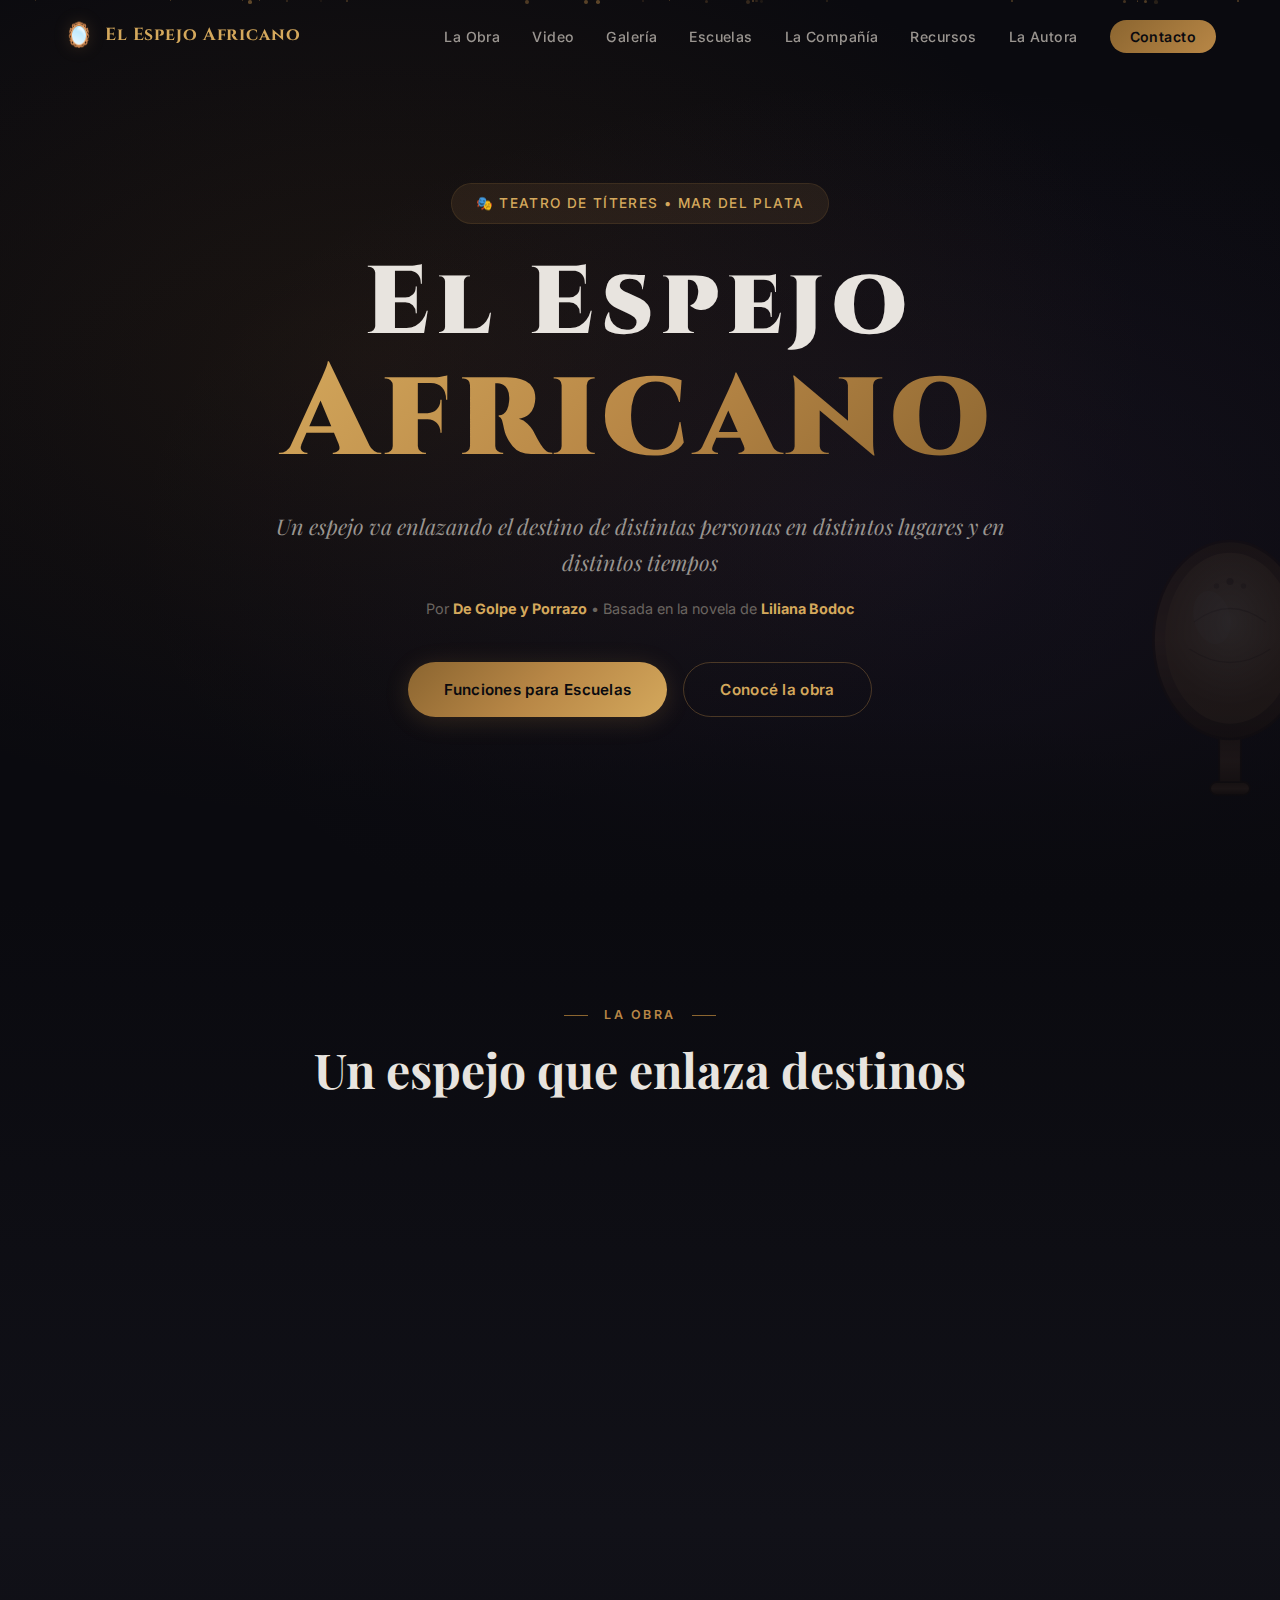
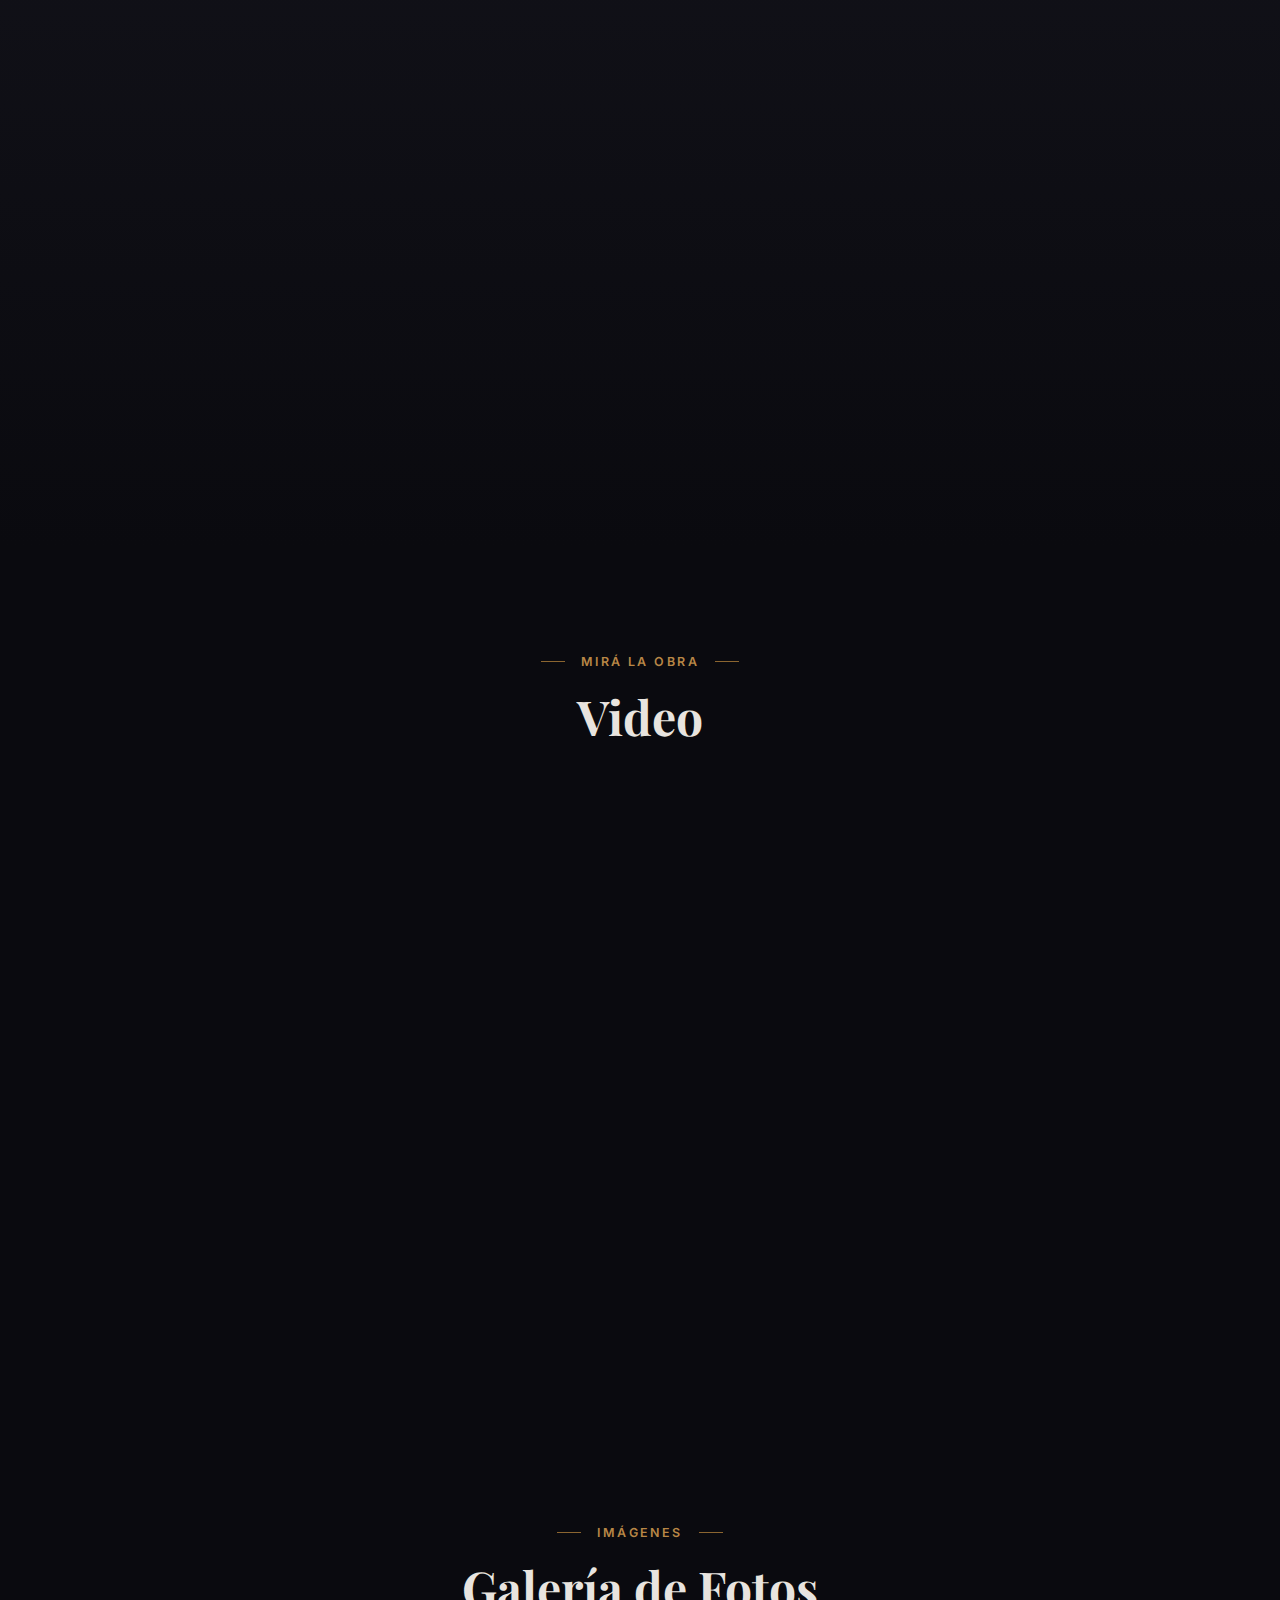
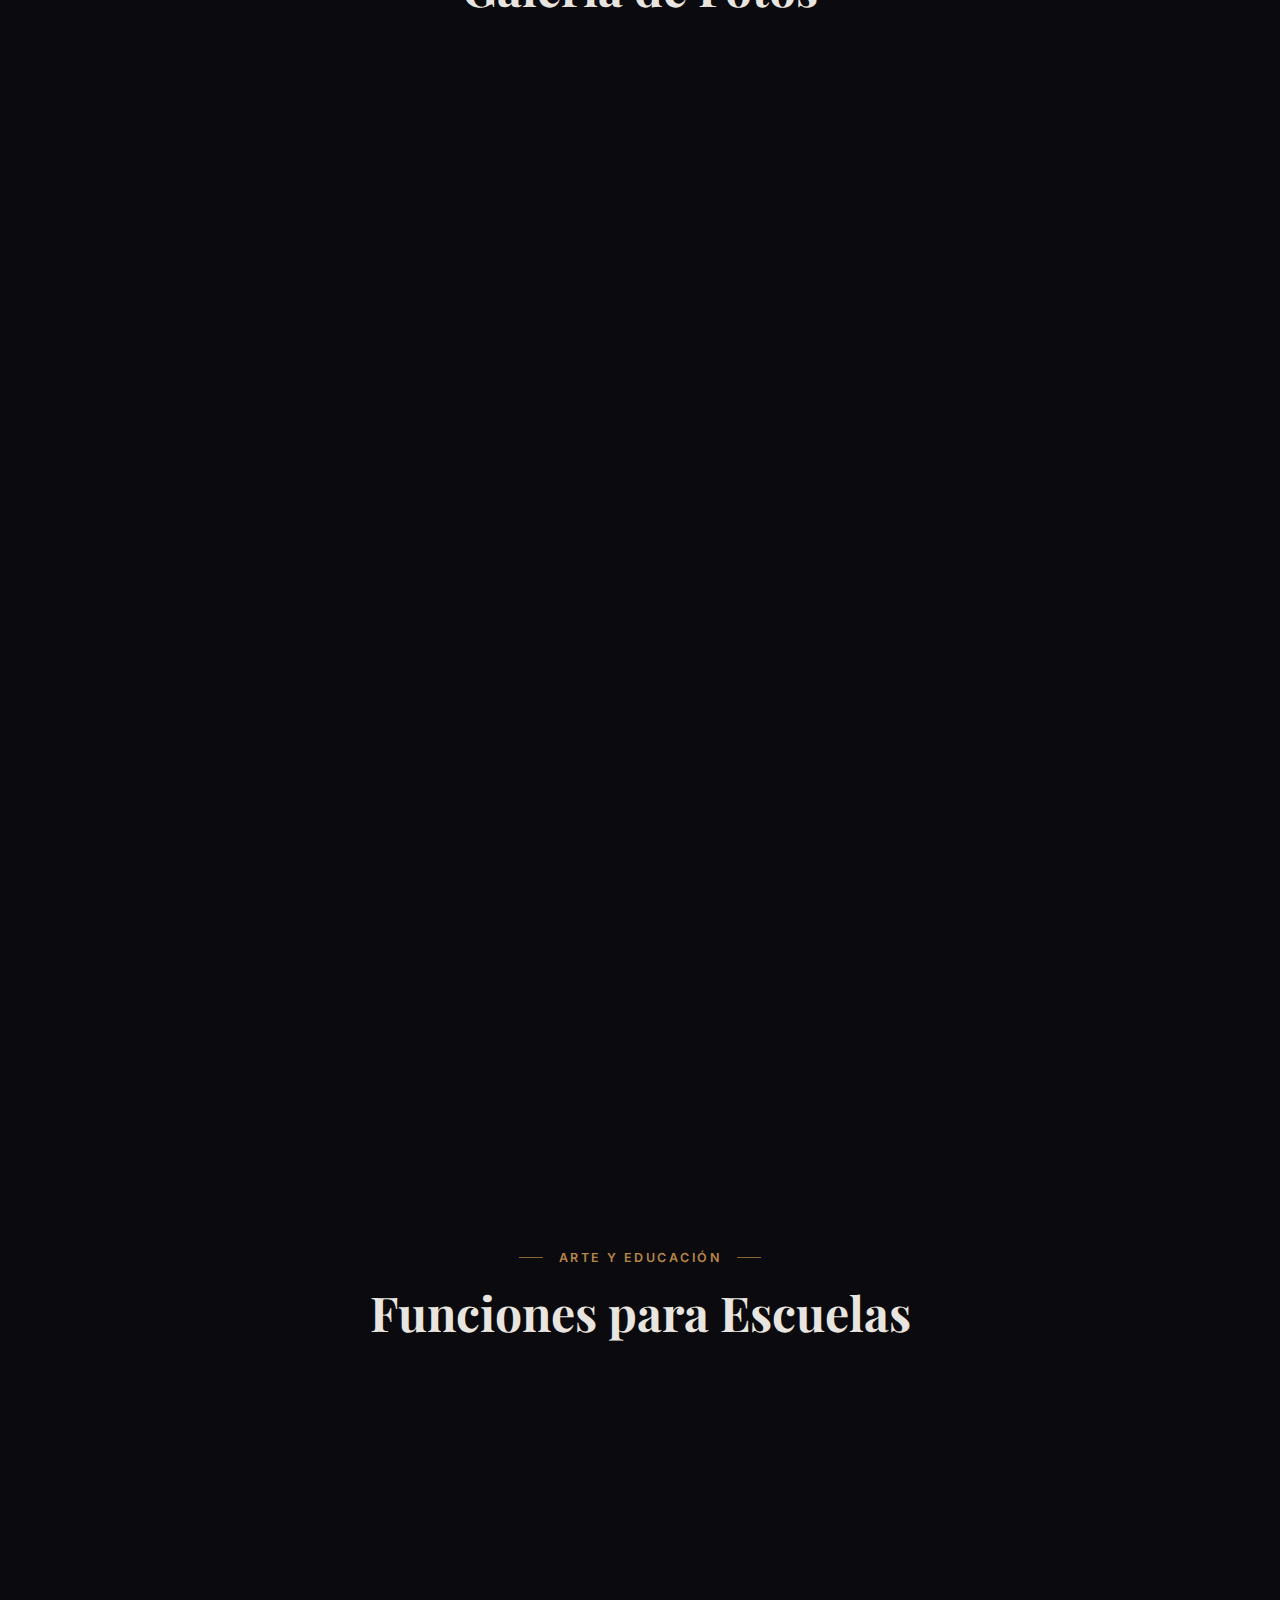
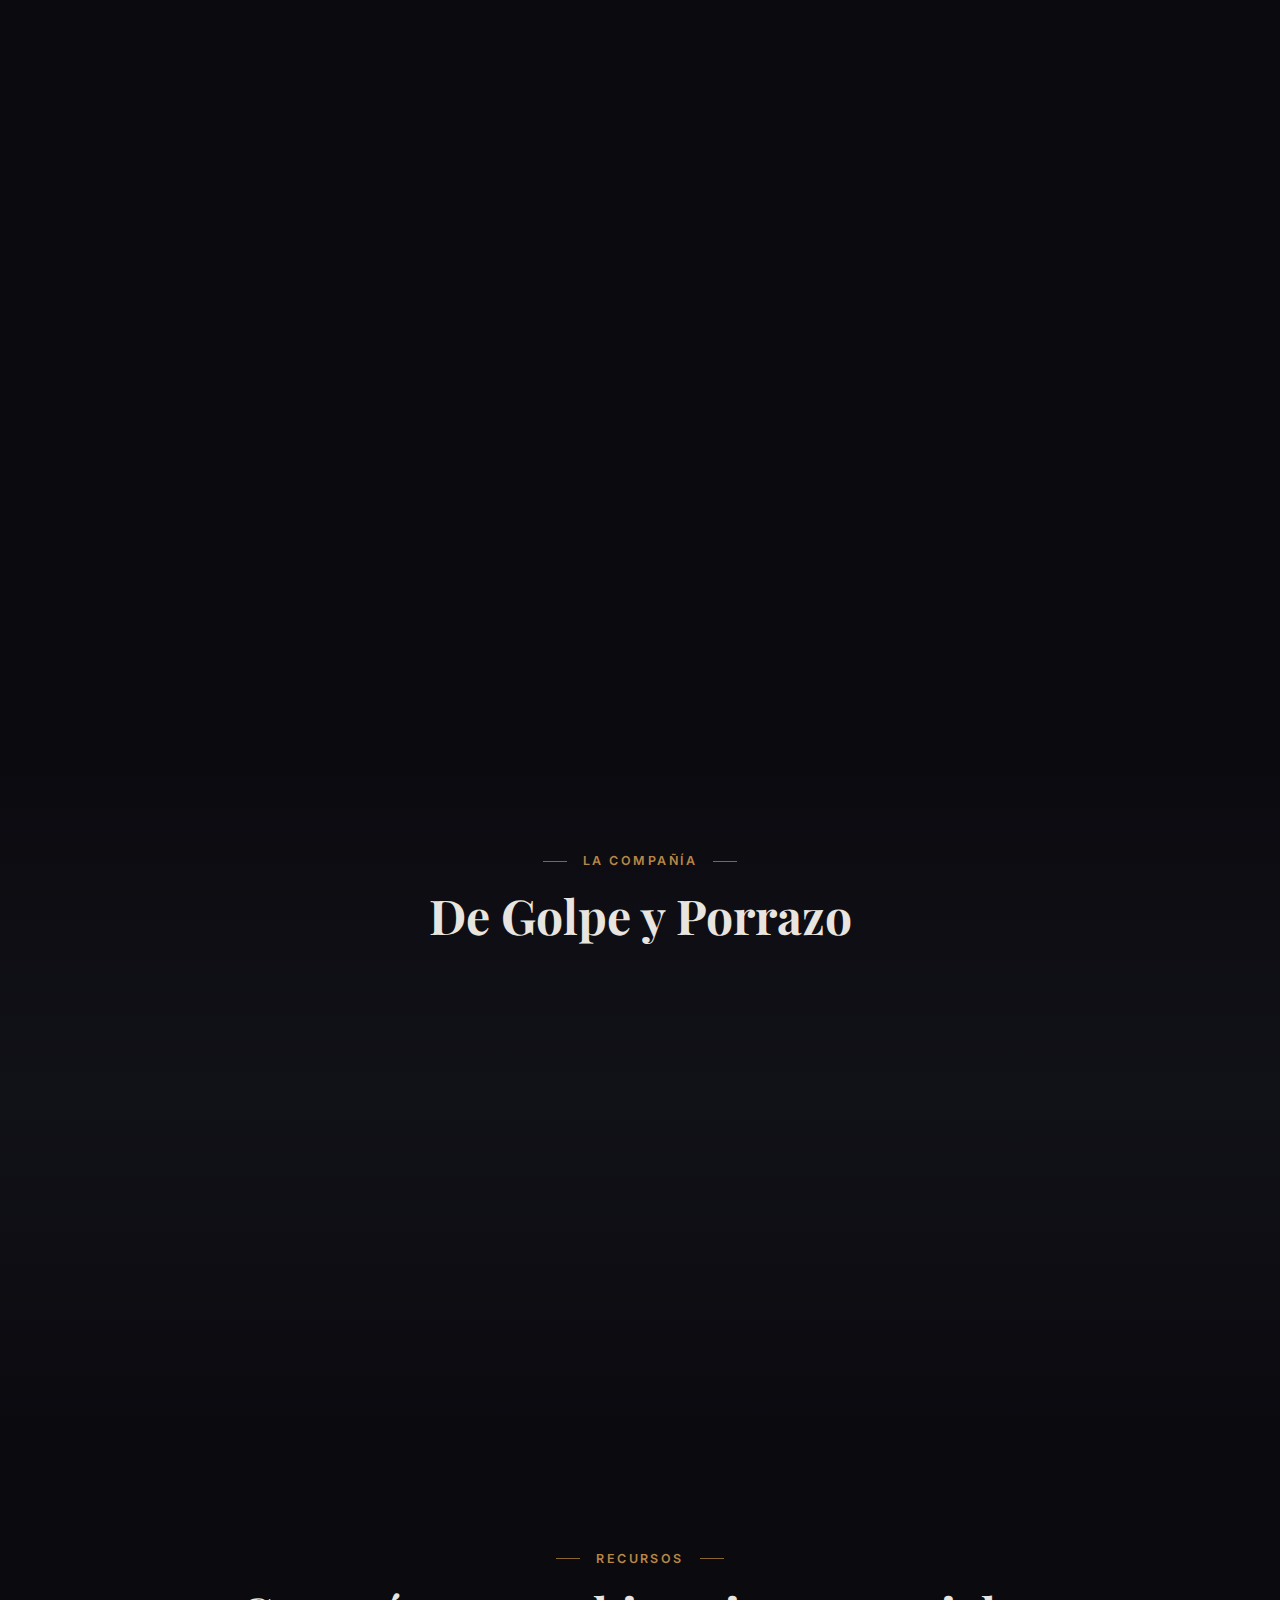
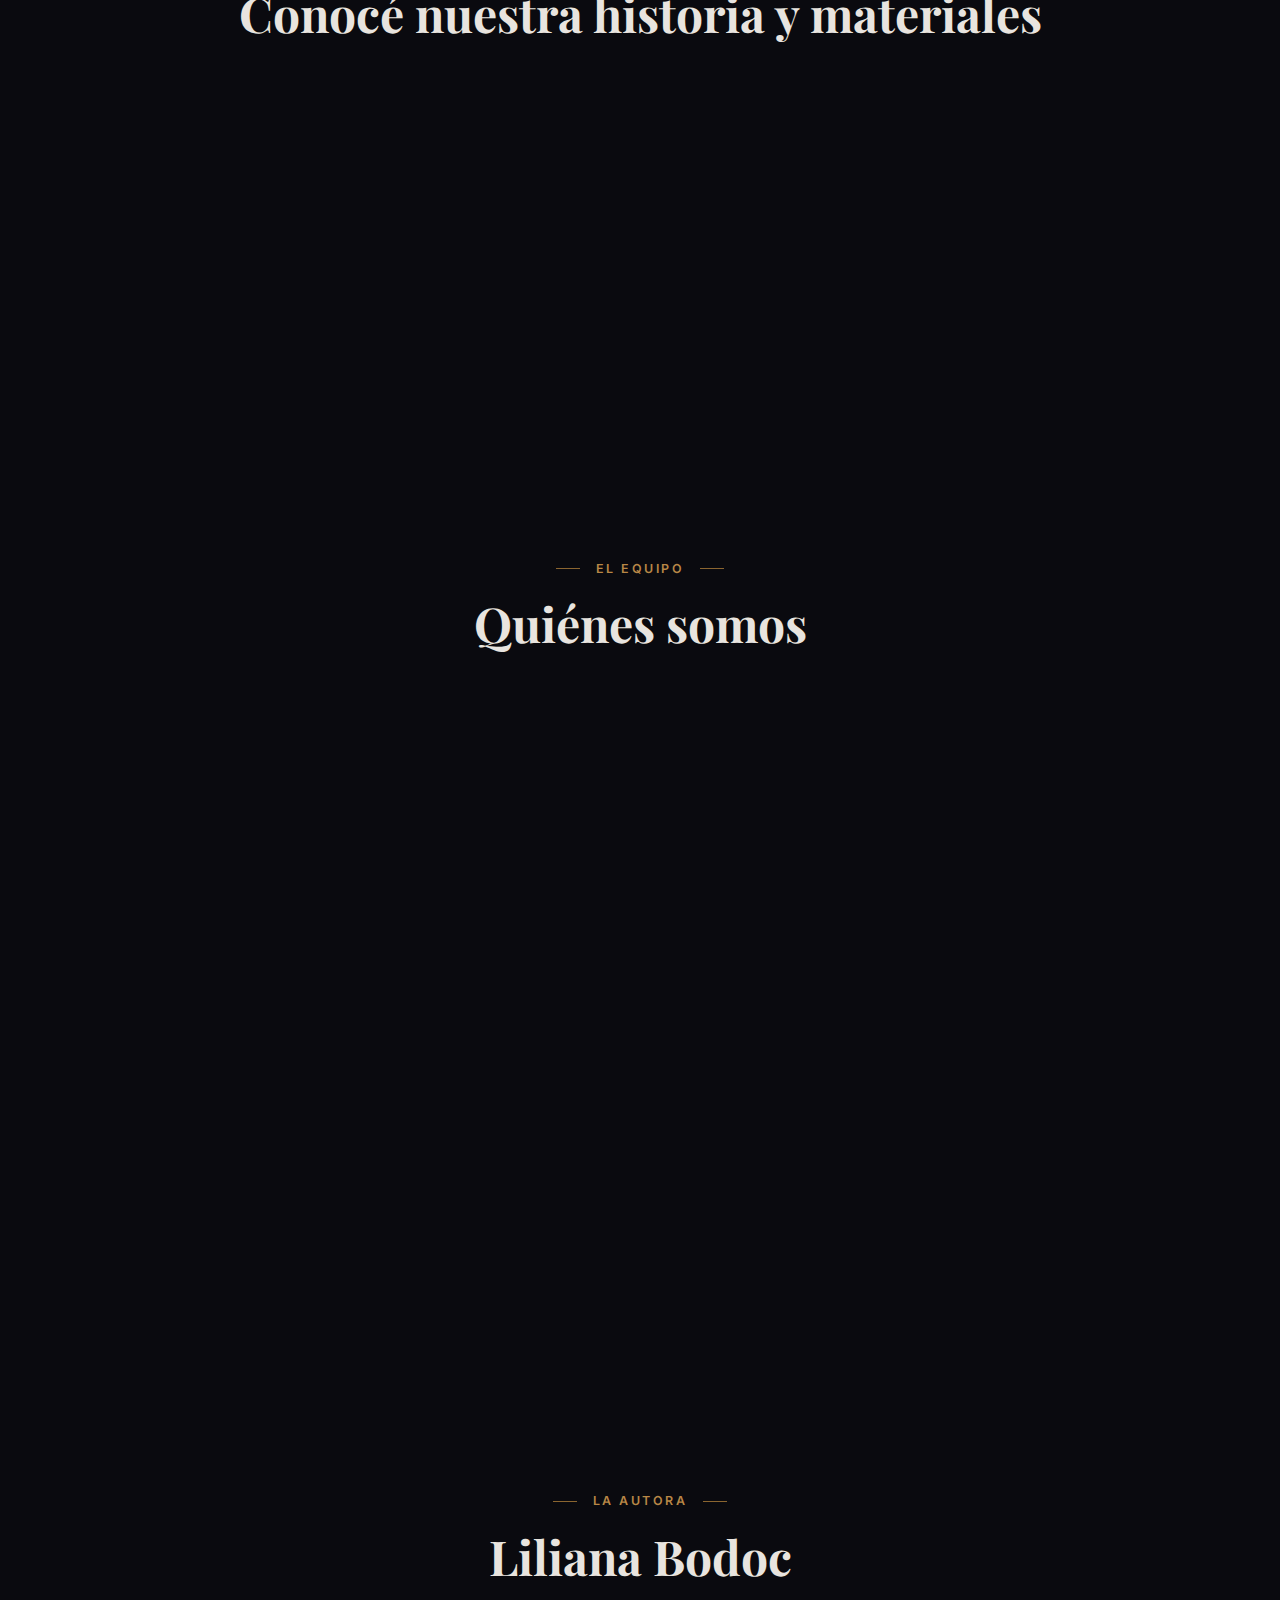
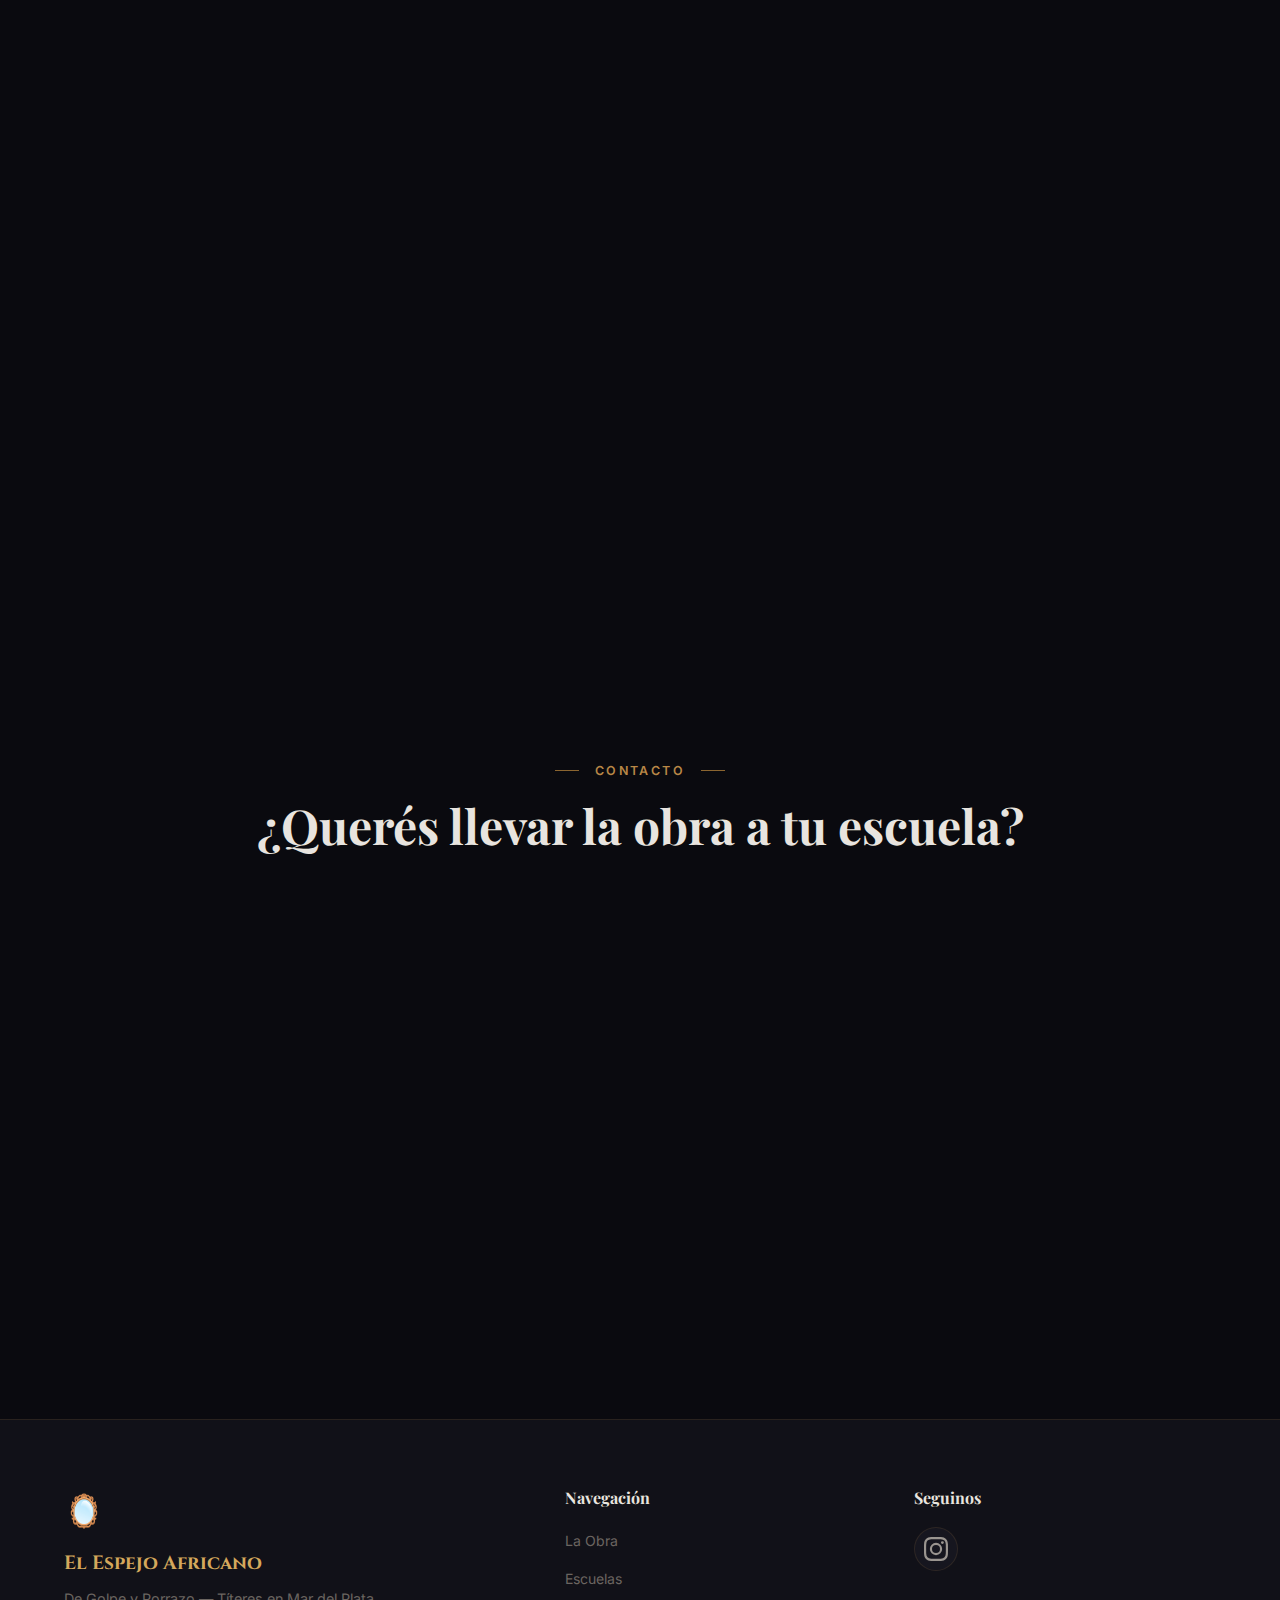
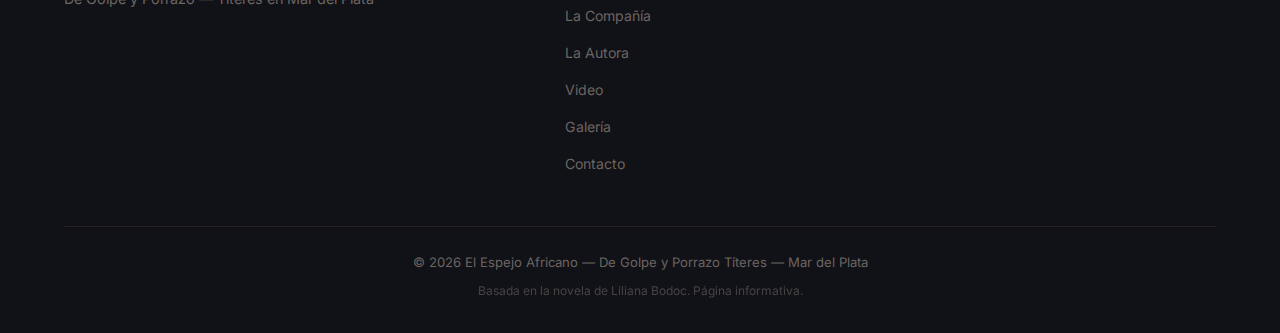
<file: index.html>
<!DOCTYPE html>
<html lang="es">

<head>
    <meta charset="UTF-8">
    <meta name="viewport" content="width=device-width, initial-scale=1.0">
    <meta name="theme-color" content="#0a0a0f">
    <title>El Espejo Africano — De Golpe y Porrazo | Títeres en Mar del Plata</title>
    <meta name="description"
        content="El Espejo Africano, obra de teatro de títeres presentada por De Golpe y Porrazo en Mar del Plata. Espectáculos para escuelas y público general. Títeres de mesa y de objetos. Contactanos para funciones.">

    <!-- Favicon -->
    <link rel="icon" type="image/png" href="assets/logo.png">
    <link rel="apple-touch-icon" href="assets/logo.png">

    <!-- Open Graph (WhatsApp, Facebook, etc.) -->
    <meta property="og:title" content="El Espejo Africano — De Golpe y Porrazo | Títeres en Mar del Plata">
    <meta property="og:description"
        content="Obra de teatro de títeres de mesa y objetos. Espectáculos para escuelas y público general en Mar del Plata.">
    <meta property="og:image" content="https://elespejoafricanotiteres.vercel.app/assets/logo.png">
    <meta property="og:type" content="website">
    <meta property="og:url" content="https://elespejoafricanotiteres.vercel.app/">
    <!-- Twitter Card -->
    <meta name="twitter:card" content="summary_large_image">
    <meta name="twitter:title" content="El Espejo Africano — De Golpe y Porrazo">
    <meta name="twitter:description" content="Obra de teatro de títeres de mesa y objetos en Mar del Plata.">
    <meta name="twitter:image" content="https://elespejoafricanotiteres.vercel.app/assets/logo.png">

    <link rel="preconnect" href="https://fonts.googleapis.com">
    <link rel="preconnect" href="https://fonts.gstatic.com" crossorigin>
    <link rel="preload" as="style"
        href="https://fonts.googleapis.com/css2?family=Playfair+Display:ital,wght@0,400;0,700;0,900;1,400&family=Inter:wght@300;400;500;600;700&family=Cinzel:wght@400;700;900&display=swap">
    <link
        href="https://fonts.googleapis.com/css2?family=Playfair+Display:ital,wght@0,400;0,700;0,900;1,400&family=Inter:wght@300;400;500;600;700&family=Cinzel:wght@400;700;900&display=swap"
        rel="stylesheet">
    <link rel="stylesheet" href="style.css">
</head>

<body>

    <!-- ======= NAVIGATION ======= -->
    <nav class="navbar" id="navbar">
        <div class="nav-container">
            <a href="#hero" class="nav-logo">
                <span class="logo-icon">🪞</span>
                <span class="logo-text">El Espejo Africano</span>
            </a>
            <button class="nav-toggle" id="navToggle" aria-label="Menú">
                <span></span><span></span><span></span>
            </button>
            <ul class="nav-links" id="navLinks">
                <li><a href="#sinopsis">La Obra</a></li>
                <li><a href="#video">Video</a></li>
                <li><a href="#galeria">Galería</a></li>
                <li><a href="#escuelas">Escuelas</a></li>
                <li><a href="#compania">La Compañía</a></li>
                <li><a href="#descubri">Recursos</a></li>
                <li><a href="#autora">La Autora</a></li>
                <li><a href="#contacto" class="nav-cta">Contacto</a></li>
            </ul>
        </div>
    </nav>

    <!-- ======= HERO ======= -->
    <header class="hero" id="hero">
        <div class="hero-particles" id="particles"></div>
        <div class="hero-overlay"></div>
        <div class="hero-content">
            <div class="hero-badge">
                🎭
                Teatro de Títeres &bull; Mar del Plata
            </div>
            <h1 class="hero-title">
                <span class="title-line title-line-1">El Espejo</span>
                <span class="title-line title-line-2">Africano</span>
            </h1>
            <p class="hero-subtitle">Un espejo va enlazando el destino de distintas personas en distintos lugares y en
                distintos tiempos</p>
            <p class="hero-meta">Por <strong>De Golpe y Porrazo</strong> &bull; Basada en la novela de <strong>Liliana
                    Bodoc</strong></p>
            <div class="hero-ctas">
                <a href="#escuelas" class="btn btn-primary">Funciones para Escuelas</a>
                <a href="#sinopsis" class="btn btn-outline">Conocé la obra</a>
            </div>
        </div>

        <!-- Decorative Mirror SVG -->
        <div class="hero-mirror">
            <svg viewBox="0 0 200 300" xmlns="http://www.w3.org/2000/svg">
                <defs>
                    <radialGradient id="mirrorGrad" cx="50%" cy="40%" r="50%">
                        <stop offset="0%" style="stop-color:#fceabb;stop-opacity:0.9" />
                        <stop offset="100%" style="stop-color:#b88746;stop-opacity:0.6" />
                    </radialGradient>
                    <linearGradient id="frameGrad" x1="0" y1="0" x2="0" y2="1">
                        <stop offset="0%" style="stop-color:#5c3d1a" />
                        <stop offset="50%" style="stop-color:#8b5e3c" />
                        <stop offset="100%" style="stop-color:#3e2409" />
                    </linearGradient>
                </defs>
                <rect x="88" y="220" width="24" height="70" rx="6" fill="url(#frameGrad)" stroke="#2a1506"
                    stroke-width="2" />
                <rect x="78" y="278" width="44" height="14" rx="7" fill="url(#frameGrad)" stroke="#2a1506"
                    stroke-width="2" />
                <ellipse cx="100" cy="120" rx="85" ry="110" fill="url(#frameGrad)" stroke="#2a1506" stroke-width="3" />
                <ellipse cx="100" cy="118" rx="72" ry="95" fill="url(#mirrorGrad)" opacity="0.85" />
                <circle cx="100" cy="55" r="4" fill="#2a1506" opacity="0.4" />
                <circle cx="85" cy="60" r="3" fill="#2a1506" opacity="0.3" />
                <circle cx="115" cy="60" r="3" fill="#2a1506" opacity="0.3" />
                <path d="M 60 100 Q 100 70 140 100" stroke="#2a1506" stroke-width="1.5" fill="none" opacity="0.3" />
                <path d="M 55 130 Q 100 160 145 130" stroke="#2a1506" stroke-width="1.5" fill="none" opacity="0.3" />
                <ellipse cx="80" cy="95" rx="20" ry="30" fill="white" opacity="0.15" transform="rotate(-15 80 95)" />
            </svg>
        </div>
    </header>

    <!-- ======= SINOPSIS ======= -->
    <section class="section sinopsis" id="sinopsis">
        <div class="container">
            <div class="section-header">
                <span class="section-tag">La Obra</span>
                <h2 class="section-title">Un espejo que enlaza destinos</h2>
            </div>
            <div class="sinopsis-grid">
                <div class="sinopsis-main reveal">
                    <div class="sinopsis-icon">🪞</div>
                    <p class="sinopsis-intro">
                        <strong>"El Espejo Africano"</strong> es una obra de teatro de títeres en distintas técnicas
                        -sombras, guantes, guantes con varillas, títeres de mesa y objetos- basada en la novela homónima
                        de <strong>Liliana Bodoc</strong>.
                    </p>
                    <p>
                        La historia gira en torno a un espejo de ébano tallado en una aldea africana, obsequiado por el
                        guerrero <strong> Imaoma</strong> a su amada,<strong>Atima</strong>. Este pequeño objeto se
                        convierte en testigo y conector del destino de distintas personas a lo largo de diferentes
                        épocas y continentes.
                    </p>
                    <p>
                        Cuando Atima Imaoma, la hija de ambos, es capturada por cazadores de esclavos y llevada a
                        América va con ella el espejo que le dio su madre, iniciando un viaje extraordinario. En el
                        Nuevo Mundo, la joven es vendida a la familia Fontezo y Cabrera, donde le cambian el nombre a
                        <strong>Silencio</strong>. A pesar de su condición, crece junto a Raquel, la hija de la familia,
                        quien le enseña a leer y escribir en secreto.
                    </p>
                    <p>
                        A medida que el tiempo avanza, el espejo pasa por las manos de una niña
                        <strong>africana</strong> convertida en esclava

                        a las del <strong>General San Martín</strong>, hasta las de un niño <strong>huérfano en
                            España</strong>, mientras se van
                        narrando las arduas luchas que hombres y mujeres emprendieron en su búsqueda de la libertad.
                        Una historia que comenzó hace dos siglos y cuyas repercusiones aún resuenan.
                    </p>
                </div>
                <div class="sinopsis-cards">
                    <div class="info-card reveal" style="--delay: 0.1s">
                        <div class="card-icon">
                            🌍
                        </div>
                        <h3>Teatro de Sombras</h3>
                        <p>Una técnica milenaria que proyecta siluetas y misterio mediante el juego de luces y
                            contrastes sobre la pantalla.</p>
                    </div>
                    <div class="info-card reveal" style="--delay: 0.2s">
                        <div class="card-icon">
                            🎭
                        </div>
                        <h3>Títeres de Guante y Varilla</h3>
                        <p>Una técnica dinámica que combina la agilidad del movimiento manual con la precisión de gestos
                            articulados sobre el retablo.
                        </p>
                    </div>
                    <div class="info-card reveal" style="--delay: 0.3s">
                        <div class="card-icon">
                            ⚔️
                        </div>
                        <h3>Títeres de Mesa</h3>
                        <p>Una técnica que da vida a cada personaje con calidez y cercanía sobre el escenario, con
                            manipulación a la vista del público.
                        </p>
                    </div>
                    <div class="info-card reveal" style="--delay: 0.4s">
                        <div class="card-icon">
                            🏫
                        </div>
                        <h3>Para Escuelas</h3>
                        <p>Funciones especiales pensadas para instituciones educativas, conectando arte, historia e
                            identidad.</p>
                    </div>
                </div>
            </div>
        </div>
    </section>

    <!-- ======= VIDEO ======= -->
    <section class="section video" id="video">
        <div class="container">
            <div class="section-header">
                <span class="section-tag">Mirá la Obra</span>
                <h2 class="section-title">Video</h2>
            </div>
            <div class="video-wrapper reveal">
                <div class="video-container">
                    <!-- Reemplazá VIDEO_ID con el ID de tu video de YouTube -->
                    <iframe width="560" height="315" src="https://www.youtube.com/embed/nJ76JHaiDyo?si=g3Q8Qogmc_AVs3IC"
                        title="Trailer Espejo Africano" frameborder="0"
                        allow="accelerometer; autoplay; clipboard-write; encrypted-media; gyroscope; picture-in-picture; web-share"
                        referrerpolicy="strict-origin-when-cross-origin" allowfullscreen loading="lazy"></iframe>
                </div>
            </div>
        </div>
    </section>

    <!-- ======= GALERÍA ======= -->
    <section class="section galeria" id="galeria">
        <div class="container">
            <div class="section-header">
                <span class="section-tag">Imágenes</span>
                <h2 class="section-title">Galería de Fotos</h2>
            </div>
            <!-- Desktop Grid -->
            <div class="galeria-grid reveal">
                <div class="galeria-item">
                    <img src="assets/casitas.webp" alt="Teatro de Sombras - El Espejo Africano" width="1080"
                        height="1350" loading="lazy">
                    <div class="galeria-overlay"><span>Teatro de Sombras</span></div>
                </div>
                <div class="galeria-item">
                    <img src="assets/dorel-petra-2.webp" alt="Títeres de Mesa - Dorel y Petra" width="1080"
                        height="1350" loading="lazy">
                    <div class="galeria-overlay"><span>Títeres de Mesa</span></div>
                </div>
                <div class="galeria-item">
                    <img src="assets/dorel-y-petra.webp" alt="Títeres de Mesa - Escena" width="1080" height="1350"
                        loading="lazy">
                    <div class="galeria-overlay"><span>Títeres de Mesa</span></div>
                </div>
                <div class="galeria-item">
                    <img src="assets/dorel.webp" alt="En Escena - Dorel" width="1080" height="1350" loading="lazy">
                    <div class="galeria-overlay"><span>En Escena</span></div>
                </div>
                <div class="galeria-item">
                    <img src="assets/inicio.webp" alt="Funciones Escolares" width="1080" height="1350" loading="lazy">
                    <div class="galeria-overlay"><span>Funciones Escolares</span></div>
                </div>
                <div class="galeria-item">
                    <img src="assets/silencio.webp" alt="Títeres de Guante" width="1080" height="1350" loading="lazy">
                    <div class="galeria-overlay"><span>Títeres de Guante</span></div>
                </div>
            </div>

            <!-- Mobile Slider -->
            <div class="galeria-slider-container reveal">
                <div class="galeria-main">
                    <button class="slider-arrow prev" id="sliderPrev" aria-label="Anterior">
                        <svg viewBox="0 0 24 24" fill="none" stroke="currentColor" stroke-width="2"
                            stroke-linecap="round" stroke-linejoin="round">
                            <polyline points="15 18 9 12 15 6"></polyline>
                        </svg>
                    </button>
                    <div class="slider-track-container">
                        <div class="slider-track" id="sliderTrack">
                            <div class="slider-item active">
                                <img src="assets/casitas.webp" alt="Teatro de Sombras - El Espejo Africano" width="1080"
                                    height="1350" loading="lazy">
                                <div class="slider-caption"><span>Teatro de Sombras</span></div>
                            </div>
                            <div class="slider-item">
                                <img src="assets/dorel-petra-2.webp" alt="Títeres de Mesa - Dorel y Petra" width="1080"
                                    height="1350" loading="lazy">
                                <div class="slider-caption"><span>Títeres de Mesa</span></div>
                            </div>
                            <div class="slider-item">
                                <img src="assets/dorel-y-petra.webp" alt="Títeres de Mesa - Escena" width="1080"
                                    height="1350" loading="lazy">
                                <div class="slider-caption"><span>Títeres de Mesa</span></div>
                            </div>
                            <div class="slider-item">
                                <img src="assets/dorel.webp" alt="En Escena - Dorel" width="1080" height="1350"
                                    loading="lazy">
                                <div class="slider-caption"><span>En Escena</span></div>
                            </div>
                            <div class="slider-item">
                                <img src="assets/inicio.webp" alt="Funciones Escolares" width="1080" height="1350"
                                    loading="lazy">
                                <div class="slider-caption"><span>Funciones Escolares</span></div>
                            </div>
                            <div class="slider-item">
                                <img src="assets/silencio.webp" alt="Títeres de Guante" width="1080" height="1350"
                                    loading="lazy">
                                <div class="slider-caption"><span>Títeres de Guante</span></div>
                            </div>
                        </div>
                    </div>
                    <button class="slider-arrow next" id="sliderNext" aria-label="Siguiente">
                        <svg viewBox="0 0 24 24" fill="none" stroke="currentColor" stroke-width="2"
                            stroke-linecap="round" stroke-linejoin="round">
                            <polyline points="9 18 15 12 9 6"></polyline>
                        </svg>
                    </button>
                </div>
                <div class="galeria-thumbnails" id="sliderThumbs">
                    <div class="thumb-item active"><img src="assets/casitas.webp" alt="Miniatura 1" width="70"
                            height="52" loading="lazy"></div>
                    <div class="thumb-item"><img src="assets/dorel-petra-2.webp" alt="Miniatura 2" width="70"
                            height="52" loading="lazy"></div>
                    <div class="thumb-item"><img src="assets/dorel-y-petra.webp" alt="Miniatura 3" width="70"
                            height="52" loading="lazy"></div>
                    <div class="thumb-item"><img src="assets/dorel.webp" alt="Miniatura 4" width="70" height="52"
                            loading="lazy"></div>
                    <div class="thumb-item"><img src="assets/inicio.webp" alt="Miniatura 5" width="70" height="52"
                            loading="lazy"></div>
                    <div class="thumb-item"><img src="assets/silencio.webp" alt="Miniatura 6" width="70" height="52"
                            loading="lazy"></div>
                </div>
            </div>
        </div>
    </section>

    <!-- ======= ESCUELAS ======= -->
    <section class="section escuelas" id="escuelas">
        <div class="container">
            <div class="section-header">
                <span class="section-tag">Arte y Educación</span>
                <h2 class="section-title">Funciones para Escuelas</h2>
            </div>
            <div class="escuelas-content reveal">
                <div class="escuelas-highlight">
                    <div class="escuelas-icon">
                        🏫
                    </div>
                    <h3>Teatro de títeres que llega a tu escuela</h3>
                </div>
                <div class="escuelas-info">
                    <p>
                        <strong>De Golpe y Porrazo</strong> trabaja activamente con <strong>escuelas e instituciones
                            educativas</strong>
                        proponiendo construir a partir de una actividad artística, una herramienta pedagógica.
                    </p>
                    <p>
                        Las funciones escolares de <em>"El Espejo Africano"</em> están especialmente diseñadas para
                        acompañar los contenidos curriculares, abordando temas como la <strong>identidad</strong>,
                        la <strong>historia argentina</strong>, la <strong>diversidad cultural</strong>,
                        la <strong>memoria</strong> y la <strong>lucha por la libertad</strong>.
                    </p>
                    <p>
                        El grupo ha participado en Mar del Plata, en la <strong>programación especial para
                            escuelas</strong>la sala Payró del complejo Auditorium, presentaciones en la sala Melany del
                        complejo Radio City y en festivales nacionales.
                    </p>
                    <div class="escuelas-features">
                        <div class="feature-item">
                            <span class="feature-icon">
                                ✅
                            </span>
                            <span>Funciones en la escuela o en sala</span>
                        </div>
                        <div class="feature-item">
                            <span class="feature-icon">
                                ✅
                            </span>
                            <span>Dirigida a mayores de 10 años</span>
                        </div>
                        <div class="feature-item">
                            <span class="feature-icon">
                                ✅
                            </span>
                            <span>Contenido vinculado a la currícula</span>
                        </div>
                        <div class="feature-item">
                            <span class="feature-icon">
                                ✅
                            </span>
                            <span>Charla post-función con los artistas</span>
                        </div>
                        <div class="feature-item">
                            <span class="feature-icon">
                                ✅
                            </span>
                            <span>Material didáctico complementario</span>
                        </div>
                        <div class="feature-item">
                            <span class="feature-icon">
                                ✅
                            </span>
                            <span>Nivel Primario y Secundario</span>
                        </div>
                    </div>
                    <a href="#contacto" class="btn btn-primary">Consultá por funciones
                        escolares</a>
                </div>
            </div>
        </div>
    </section>

    <!-- ======= COMPAÑÍA ======= -->
    <section class="section compania" id="compania">
        <div class="container">
            <div class="section-header">
                <span class="section-tag">La Compañía</span>
                <h2 class="section-title">De Golpe y Porrazo</h2>
            </div>
            <div class="compania-content reveal">
                <div class="compania-logo-area">
                    <div class="compania-logo">
                        🎪
                    </div>
                    <h3>Títeres en Mar del Plata</h3>
                    <p class="compania-founded">Mar del Plata, Argentina</p>
                </div>
                <div class="compania-info">
                    <p>
                        <strong>De Golpe y Porrazo</strong> es un grupo de teatro de títeres oriundo de
                        <strong>Mar del Plata</strong>, Argentina. Liderado por la titiritera y directora
                        <strong>Marcela Ohienart</strong>, el grupo se dedica a la creación de espectáculos de títeres
                        en diversas técnicas.
                    </p>
                    <p>
                        El elenco, integrado también por <strong>Sofía Zapatela</strong> y
                        <strong>Gerardo Claret</strong>, se involucra en todos los aspectos de la producción:
                        actuación, dirección, creación de títeres, escenografía y vestuario.
                    </p>

                </div>
            </div>
        </div>
    </section>

    <!-- ======= DESCUBRÍ MÁS ======= -->
    <section class="section descubri-mas" id="descubri">
        <div class="container">
            <div class="section-header">
                <span class="section-tag">Recursos</span>
                <h2 class="section-title">Conocé nuestra historia y materiales</h2>
            </div>
            <div class="nav-cards-grid reveal">
                <a href="trayectoria.html" class="nav-card" style="--delay: 0.1s">
                    <div class="nav-card-icon">🎭</div>
                    <div class="nav-card-content">
                        <h3>Trayectoria de la Compañía</h3>
                        <p>Más de 35 años de historia titiritera, festivales nacionales e internacionales, y el
                            currículum de nuestro elenco.</p>
                    </div>
                    <div class="nav-card-arrow">
                        <svg viewBox="0 0 24 24" fill="none" stroke="currentColor" stroke-width="2"
                            stroke-linecap="round" stroke-linejoin="round">
                            <polyline points="9 18 15 12 9 6"></polyline>
                        </svg>
                    </div>
                </a>
                <a href="material.html" class="nav-card" style="--delay: 0.2s">
                    <div class="nav-card-icon">📚</div>
                    <div class="nav-card-content">
                        <h3>Material Pedagógico</h3>
                        <p>Guía educativa para docentes con actividades sugeridas para trabajar antes y después de la
                            función.</p>
                    </div>
                    <div class="nav-card-arrow">
                        <svg viewBox="0 0 24 24" fill="none" stroke="currentColor" stroke-width="2"
                            stroke-linecap="round" stroke-linejoin="round">
                            <polyline points="9 18 15 12 9 6"></polyline>
                        </svg>
                    </div>
                </a>
                <a href="obra.html" class="nav-card" style="--delay: 0.3s">
                    <div class="nav-card-icon">🪞</div>
                    <div class="nav-card-content">
                        <h3>Historia de la Obra</h3>
                        <p>El recorrido de "El Espejo Africano" desde su estreno en 2012, su equipo artístico y notas de
                            prensa.</p>
                    </div>
                    <div class="nav-card-arrow">
                        <svg viewBox="0 0 24 24" fill="none" stroke="currentColor" stroke-width="2"
                            stroke-linecap="round" stroke-linejoin="round">
                            <polyline points="9 18 15 12 9 6"></polyline>
                        </svg>
                    </div>
                </a>
            </div>
        </div>
    </section>

    <!-- ======= ELENCO ======= -->
    <section class="section elenco" id="elenco">
        <div class="container">
            <div class="section-header">
                <span class="section-tag">El Equipo</span>
                <h2 class="section-title">Quiénes somos</h2>
            </div>

            <div class="elenco-grid">
                <div class="actor-card reveal" style="--delay: 0.05s">
                    <div class="actor-avatar"><span>MO</span></div>
                    <h4>Marcela Ohienart</h4>
                    <p>Dirección &amp; Títeres</p>
                </div>
                <div class="actor-card reveal" style="--delay: 0.15s">
                    <div class="actor-avatar"><span>SZ</span></div>
                    <h4>Sofía Zapatela</h4>
                    <p>Títeres &amp; Actuación</p>
                </div>
                <div class="actor-card reveal" style="--delay: 0.25s">
                    <div class="actor-avatar"><span>GC</span></div>
                    <h4>Gerardo Claret</h4>
                    <p>Sonido &amp; Iluminación</p>
                </div>
            </div>

            <div class="ficha-grid reveal" style="--delay: 0.1s">
                <div class="ficha-item">
                    <span class="ficha-role">Técnica</span>
                    <span class="ficha-name">Teatro de sombras, Títeres de guante y varilla y de mesa</span>
                </div>
                <div class="ficha-item">
                    <span class="ficha-role">Texto original</span>
                    <span class="ficha-name">Liliana Bodoc</span>
                </div>
                <div class="ficha-item">
                    <span class="ficha-role">Público</span>
                    <span class="ficha-name">Niños/as mayores a 10 años</span>
                </div>
                <div class="ficha-item">
                    <span class="ficha-role">Origen</span>
                    <span class="ficha-name">Mar del Plata, Argentina</span>
                </div>
            </div>
        </div>
    </section>

    <!-- ======= AUTORA ======= -->
    <section class="section autora" id="autora">
        <div class="container">
            <div class="section-header">
                <span class="section-tag">La Autora</span>
                <h2 class="section-title">Liliana Bodoc</h2>
            </div>
            <div class="autora-content">
                <div class="autora-portrait reveal">
                    <div class="portrait-frame">
                        <div class="portrait-placeholder">
                            <span class="portrait-initial">LB</span>
                            <span class="portrait-name">Liliana Bodoc</span>
                            <span class="portrait-years">1958 — 2018</span>
                        </div>
                    </div>
                </div>
                <div class="autora-bio reveal" style="--delay: 0.2s">
                    <blockquote class="autora-quote">
                        "La literatura es un acto de resistencia contra el olvido"
                    </blockquote>
                    <p>
                        <strong>Liliana Bodoc</strong> (nacida Liliana Chiavetta) fue una destacada escritora y poeta
                        argentina,
                        nacida en Santa Fe el <strong>21 de julio de 1958</strong>. Desde los cinco años vivió en
                        Mendoza,
                        donde estudió Licenciatura en Letras en la Universidad Nacional de Cuyo.
                    </p>
                    <p>
                        <em>"El Espejo Africano"</em>, publicada por Editorial SM en 2008, ganó el prestigioso
                        <strong>Premio Barco de Vapor</strong> y se convirtió en una de sus obras más queridas.
                        La novela narra la historia de un espejo que conecta los destinos de diferentes personas
                        a través de épocas y continentes, mostrando las luchas por la libertad.
                    </p>
                    <p>
                        Su obra más célebre, <em>"La saga de los confines"</em>, la consagró como una de las voces
                        más importantes de la literatura juvenil latinoamericana. Sus libros han sido traducidos
                        al alemán, francés, japonés, polaco, inglés e italiano. Liliana falleció el
                        <strong>6 de febrero de 2018</strong> en Mendoza.
                    </p>
                    <div class="autora-premios-list">
                        <div class="premio-badge">
                            🏆
                            Premio Barco de Vapor 2008
                        </div>
                        <div class="premio-badge">
                            🏆
                            Konex de Platino 2014
                        </div>
                        <div class="premio-badge">
                            🏆
                            Mención The White Ravens
                        </div>
                    </div>
                </div>
            </div>
        </div>
    </section>



    <!-- ======= CONTACTO ======= -->
    <section class="section contacto" id="contacto">
        <div class="container">
            <div class="section-header">
                <span class="section-tag">Contacto</span>
                <h2 class="section-title">¿Querés llevar la obra a tu escuela?</h2>
            </div>
            <p class="contacto-intro reveal">
                Contactá a <strong>De Golpe y Porrazo</strong> para coordinar funciones en tu escuela. <br>
                Ofrecemos funciones para festivales u otros eventos, para presentar en salas, escuelas u otros espacios
                aptos.
            </p>
            <div class="contacto-grid">
                <a href="https://www.instagram.com/espejoafricanotiteres/" target="_blank" rel="noopener noreferrer"
                    class="contacto-card reveal" style="--delay: 0.1s">
                    <div class="contacto-icon instagram">
                        <svg viewBox="0 0 24 24" fill="currentColor" width="32" height="32">
                            <path
                                d="M12 2.163c3.204 0 3.584.012 4.85.07 3.252.148 4.771 1.691 4.919 4.919.058 1.265.069 1.645.069 4.849 0 3.205-.012 3.584-.069 4.849-.149 3.225-1.664 4.771-4.919 4.919-1.266.058-1.644.07-4.85.07-3.204 0-3.584-.012-4.849-.07-3.26-.149-4.771-1.699-4.919-4.92-.058-1.265-.07-1.644-.07-4.849 0-3.204.013-3.583.07-4.849.149-3.227 1.664-4.771 4.919-4.919 1.266-.057 1.645-.069 4.849-.069zM12 0C8.741 0 8.333.014 7.053.072 2.695.272.273 2.69.073 7.052.014 8.333 0 8.741 0 12c0 3.259.014 3.668.072 4.948.2 4.358 2.618 6.78 6.98 6.98C8.333 23.986 8.741 24 12 24c3.259 0 3.668-.014 4.948-.072 4.354-.2 6.782-2.618 6.979-6.98.059-1.28.073-1.689.073-4.948 0-3.259-.014-3.667-.072-4.947-.196-4.354-2.617-6.78-6.979-6.98C15.668.014 15.259 0 12 0zm0 5.838a6.162 6.162 0 100 12.324 6.162 6.162 0 000-12.324zM12 16a4 4 0 110-8 4 4 0 010 8zm6.406-11.845a1.44 1.44 0 100 2.881 1.44 1.44 0 000-2.881z" />
                        </svg>
                    </div>
                    <h3>Instagram</h3>
                    <p>Espejo Africano Títeres</p>
                </a>
                <div class="contacto-card reveal" style="--delay: 0.2s">
                    <div class="contacto-icon alternativa">
                        <svg viewBox="0 0 24 24" fill="currentColor" width="32" height="32">
                            <path
                                d="M12 2C6.48 2 2 6.48 2 12s4.48 10 10 10 10-4.48 10-10S17.52 2 12 2zm0 18c-4.41 0-8-3.59-8-8s3.59-8 8-8 8 3.59 8 8-3.59 8-8 8zm-1-13h2v6h-2zm0 8h2v2h-2z" />
                        </svg>
                    </div>
                    <h3>Mar del Plata</h3>
                    <p>Buenos Aires, Argentina</p>
                </div>
                <a href="https://wa.me/2235833974?text=Hola!%20Quiero%20consultar%20por%20funciones%20para%20escuelas"
                    target="_blank" rel="noopener noreferrer" class="contacto-card reveal" style="--delay: 0.3s">
                    <div class="contacto-icon whatsapp">
                        <svg viewBox="0 0 24 24" fill="currentColor" width="32" height="32">
                            <path
                                d="M17.472 14.382c-.297-.149-1.758-.867-2.03-.967-.273-.099-.471-.148-.67.15-.197.297-.767.966-.94 1.164-.173.199-.347.223-.644.075-.297-.15-1.255-.463-2.39-1.475-.883-.788-1.48-1.761-1.653-2.059-.173-.297-.018-.458.13-.606.134-.133.298-.347.446-.52.149-.174.198-.298.298-.497.099-.198.05-.371-.025-.52-.075-.149-.669-1.612-.916-2.207-.242-.579-.487-.5-.669-.51-.173-.008-.371-.01-.57-.01-.198 0-.52.074-.792.372-.272.297-1.04 1.016-1.04 2.479 0 1.462 1.065 2.875 1.213 3.074.149.198 2.096 3.2 5.077 4.487.709.306 1.262.489 1.694.625.712.227 1.36.195 1.871.118.571-.085 1.758-.719 2.006-1.413.248-.694.248-1.289.173-1.413-.074-.124-.272-.198-.57-.347m-5.421 7.403h-.004a9.87 9.87 0 01-5.031-1.378l-.361-.214-3.741.982.998-3.648-.235-.374a9.86 9.86 0 01-1.51-5.26c.001-5.45 4.436-9.884 9.888-9.884 2.64 0 5.122 1.03 6.988 2.898a9.825 9.825 0 012.893 6.994c-.003 5.45-4.437 9.884-9.885 9.884m8.413-18.297A11.815 11.815 0 0012.05 0C5.495 0 .16 5.335.157 11.892c0 2.096.547 4.142 1.588 5.945L.057 24l6.305-1.654a11.882 11.882 0 005.683 1.448h.005c6.554 0 11.89-5.335 11.893-11.893a11.821 11.821 0 00-3.48-8.413z" />
                        </svg>
                    </div>
                    <h3>Funciones para Escuelas</h3>
                    <p>Consultá disponibilidad por WhatsApp</p>
                </a>
            </div>
        </div>
    </section>

    <!-- ======= FOOTER ======= -->
    <footer class="footer">
        <div class="container">
            <div class="footer-content">
                <div class="footer-brand">
                    <span class="footer-logo">🪞</span>
                    <h3>El Espejo Africano</h3>
                    <p>De Golpe y Porrazo — Títeres en Mar del Plata</p>
                </div>
                <div class="footer-links">
                    <h4>Navegación</h4>
                    <ul>
                        <li><a href="#sinopsis">La Obra</a></li>
                        <li><a href="#escuelas">Escuelas</a></li>
                        <li><a href="#compania">La Compañía</a></li>
                        <li><a href="#autora">La Autora</a></li>
                        <li><a href="#video">Video</a></li>
                        <li><a href="#galeria">Galería</a></li>
                        <li><a href="#contacto">Contacto</a></li>
                    </ul>
                </div>
                <div class="footer-social">
                    <h4>Seguinos</h4>
                    <div class="social-links">
                        <a href="https://www.instagram.com/espejoafricanotiteres/" target="_blank"
                            rel="noopener noreferrer" aria-label="Instagram">
                            <svg viewBox="0 0 24 24" fill="currentColor" width="24" height="24">
                                <path
                                    d="M12 2.163c3.204 0 3.584.012 4.85.07 3.252.148 4.771 1.691 4.919 4.919.058 1.265.069 1.645.069 4.849 0 3.205-.012 3.584-.069 4.849-.149 3.225-1.664 4.771-4.919 4.919-1.266.058-1.644.07-4.85.07-3.204 0-3.584-.012-4.849-.07-3.26-.149-4.771-1.699-4.919-4.92-.058-1.265-.07-1.644-.07-4.849 0-3.204.013-3.583.07-4.849.149-3.227 1.664-4.771 4.919-4.919 1.266-.057 1.645-.069 4.849-.069zM12 0C8.741 0 8.333.014 7.053.072 2.695.272.273 2.69.073 7.052.014 8.333 0 8.741 0 12c0 3.259.014 3.668.072 4.948.2 4.358 2.618 6.78 6.98 6.98C8.333 23.986 8.741 24 12 24c3.259 0 3.668-.014 4.948-.072 4.354-.2 6.782-2.618 6.979-6.98.059-1.28.073-1.689.073-4.948 0-3.259-.014-3.667-.072-4.947-.196-4.354-2.617-6.78-6.979-6.98C15.668.014 15.259 0 12 0zm0 5.838a6.162 6.162 0 100 12.324 6.162 6.162 0 000-12.324zM12 16a4 4 0 110-8 4 4 0 010 8zm6.406-11.845a1.44 1.44 0 100 2.881 1.44 1.44 0 000-2.881z" />
                            </svg>
                        </a>
                    </div>
                </div>
            </div>
            <div class="footer-bottom">
                <p>&copy; 2026 El Espejo Africano — De Golpe y Porrazo Títeres — Mar del Plata</p>
                <p class="footer-note">Basada en la novela de Liliana Bodoc. Página informativa.</p>
            </div>
        </div>
    </footer>

    <script src="script.js" defer></script>
</body>

</html>
</file>
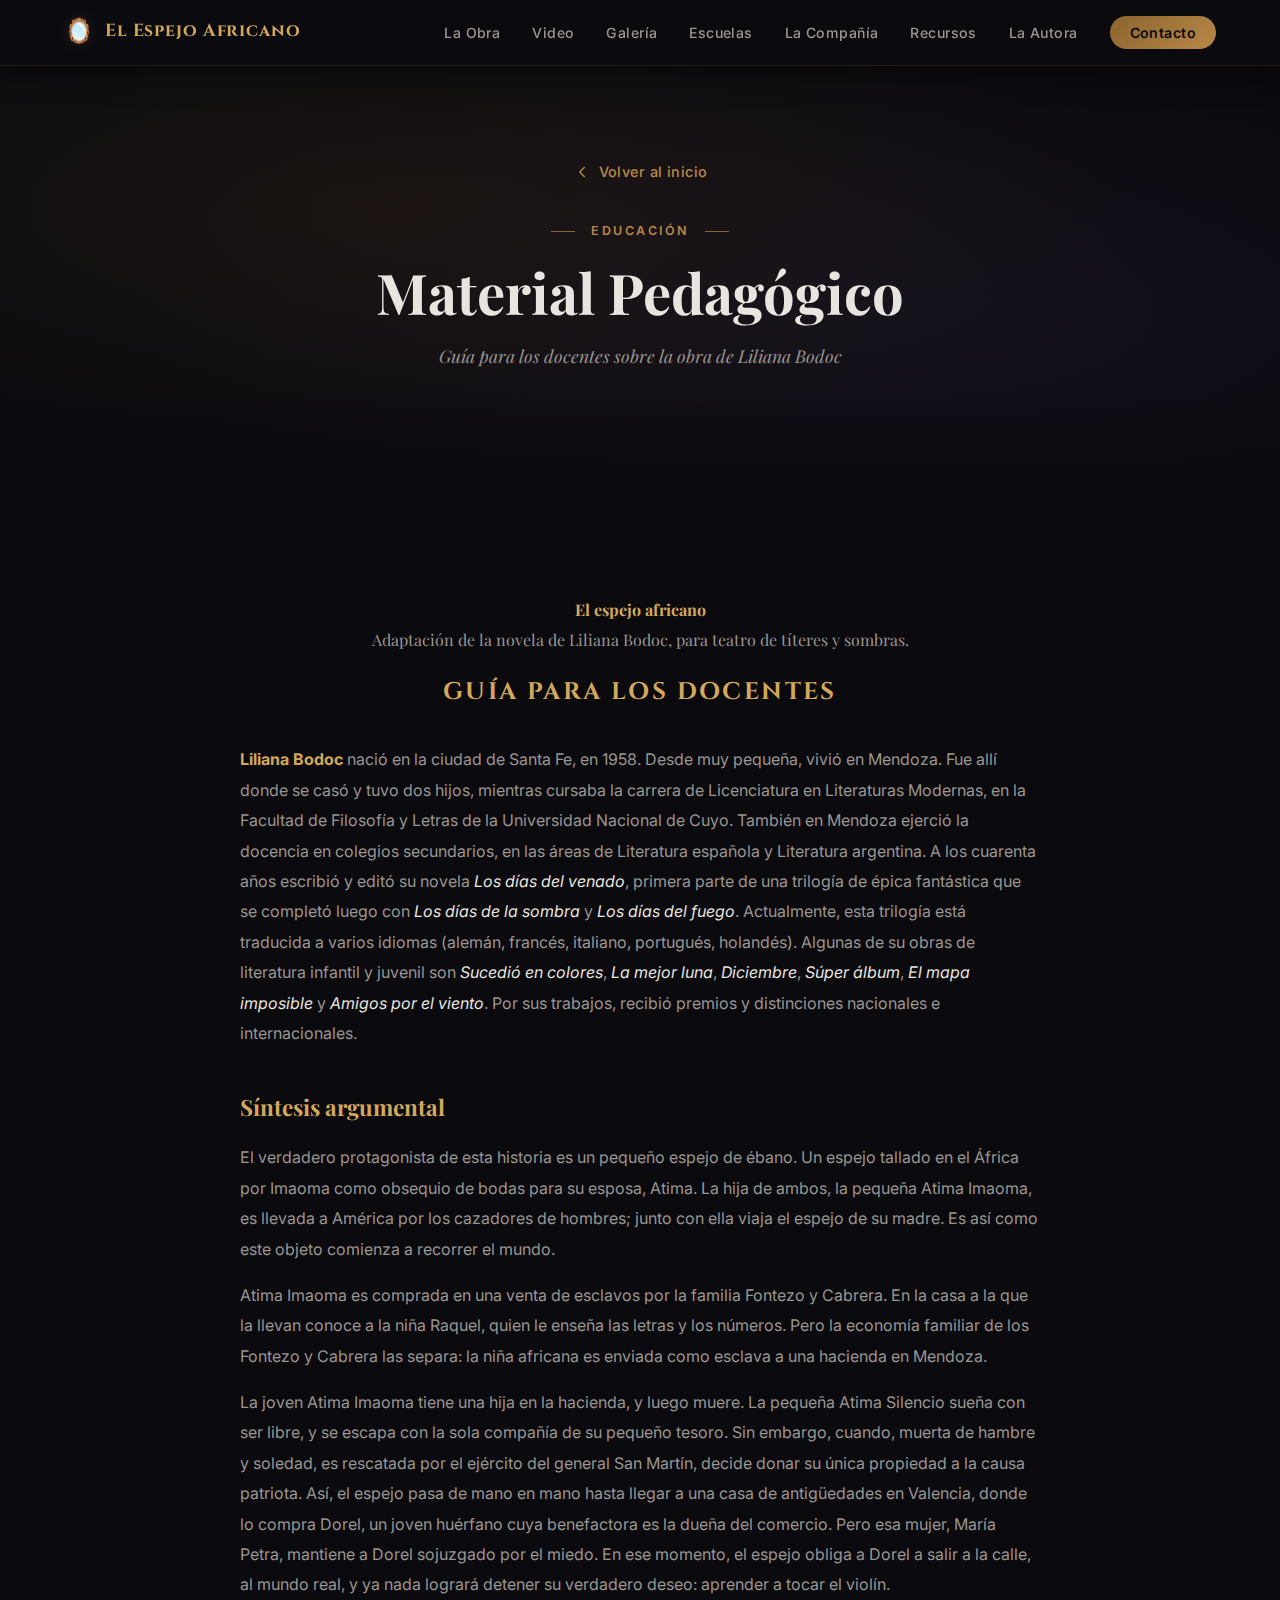
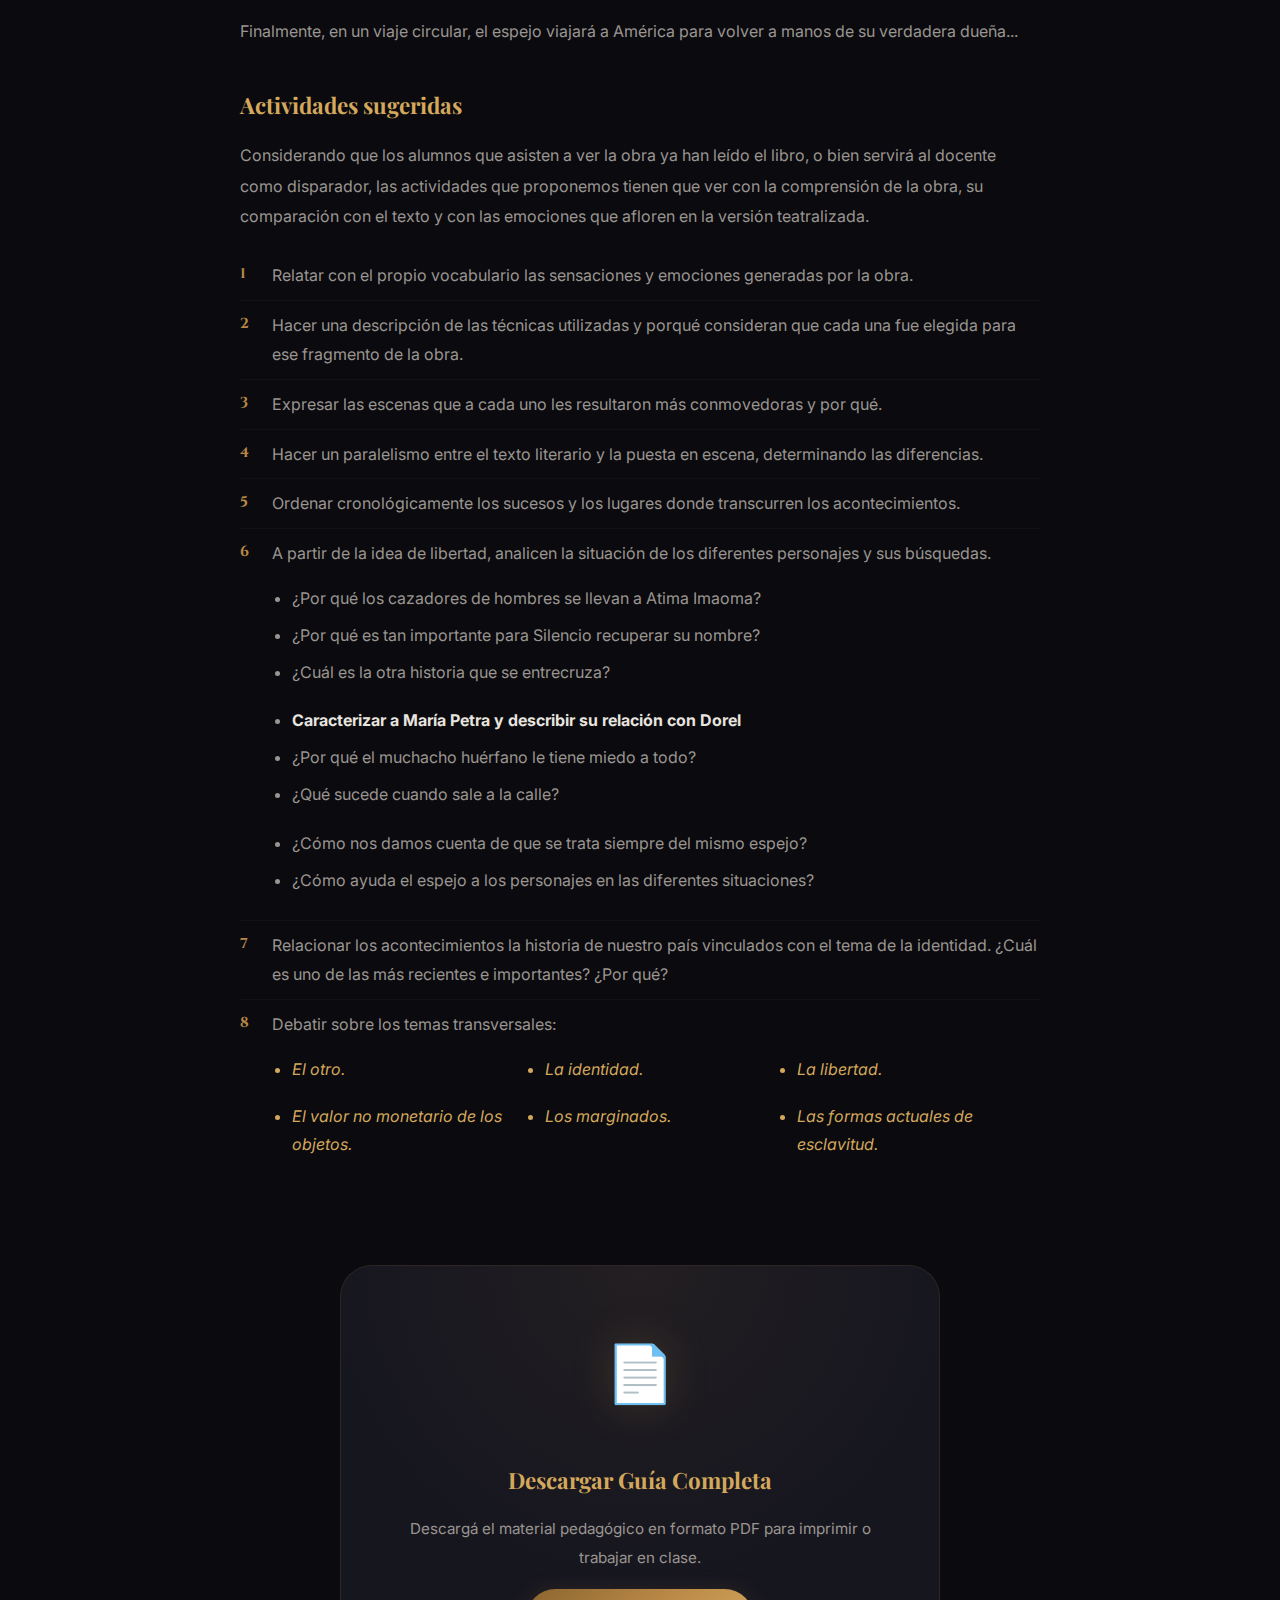
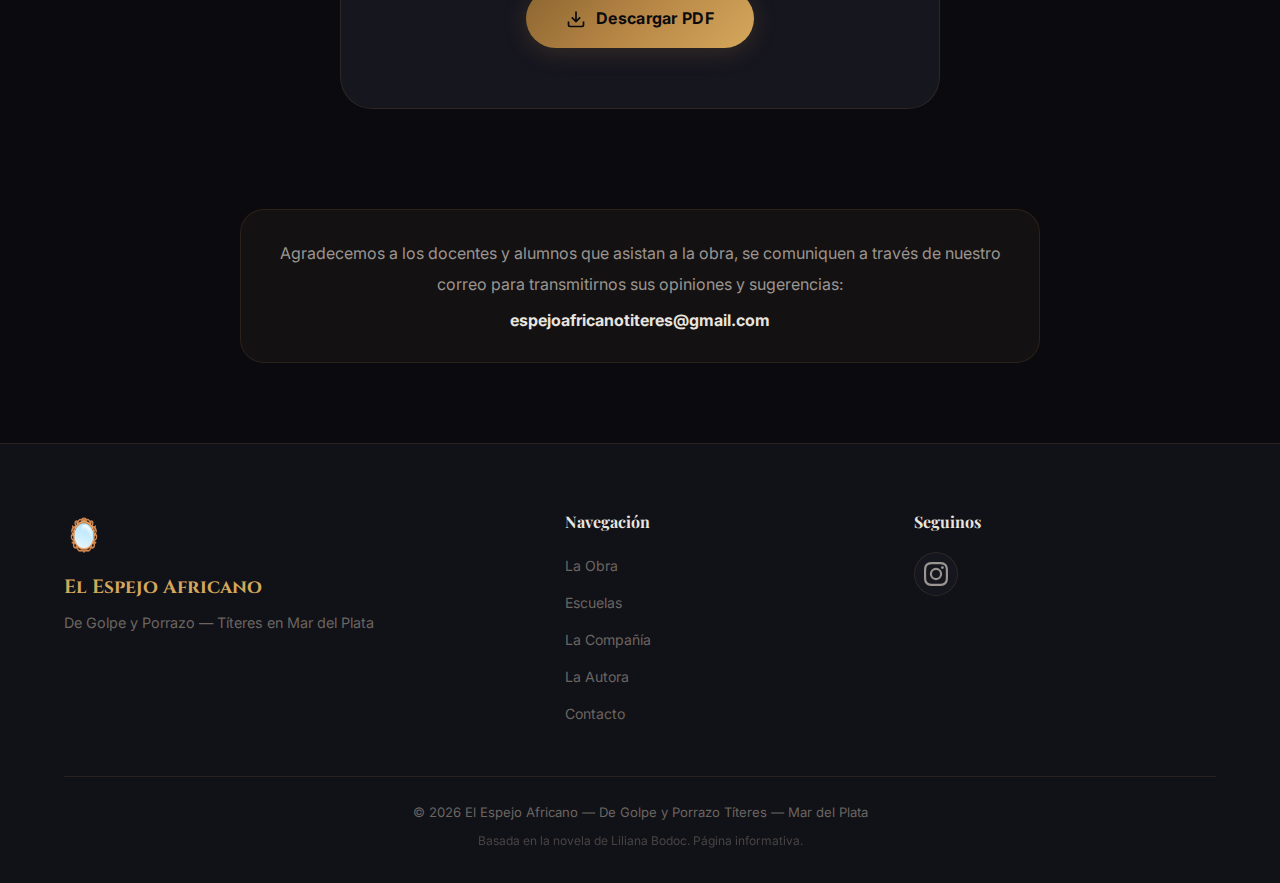
<file: material.html>
<!DOCTYPE html>
<html lang="es">

<head>
    <meta charset="UTF-8">
    <meta name="viewport" content="width=device-width, initial-scale=1.0">
    <meta name="theme-color" content="#0a0a0f">
    <title>Material Pedagógico — El Espejo Africano | Títeres en Mar del Plata</title>
    <link rel="icon" type="image/png" href="assets/logo.png">
    <link rel="apple-touch-icon" href="assets/logo.png">
    <link rel="preconnect" href="https://fonts.googleapis.com">
    <link rel="preconnect" href="https://fonts.gstatic.com" crossorigin>
    <link rel="preload" as="style"
        href="https://fonts.googleapis.com/css2?family=Playfair+Display:ital,wght@0,400;0,700;0,900;1,400&family=Inter:wght@300;400;500;600;700&family=Cinzel:wght@400;700;900&display=swap">
    <link
        href="https://fonts.googleapis.com/css2?family=Playfair+Display:ital,wght@0,400;0,700;0,900;1,400&family=Inter:wght@300;400;500;600;700&family=Cinzel:wght@400;700;900&display=swap"
        rel="stylesheet">
    <link rel="stylesheet" href="style.css">
</head>

<body>

    <!-- ======= NAVIGATION ======= -->
    <nav class="navbar scrolled" id="navbar">
        <div class="nav-container">
            <a href="index.html#hero" class="nav-logo">
                <span class="logo-icon">🪞</span>
                <span class="logo-text">El Espejo Africano</span>
            </a>
            <button class="nav-toggle" id="navToggle" aria-label="Menú">
                <span></span><span></span><span></span>
            </button>
            <ul class="nav-links" id="navLinks">
                <li><a href="index.html#sinopsis">La Obra</a></li>
                <li><a href="index.html#video">Video</a></li>
                <li><a href="index.html#galeria">Galería</a></li>
                <li><a href="index.html#escuelas">Escuelas</a></li>
                <li><a href="index.html#compania">La Compañía</a></li>
                <li><a href="index.html#descubri">Recursos</a></li>
                <li><a href="index.html#autora">La Autora</a></li>
                <li><a href="index.html#contacto" class="nav-cta">Contacto</a></li>
            </ul>
        </div>
    </nav>

    <!-- ======= HERO ======= -->
    <section class="subpage-hero">
        <div class="container">
            <a href="index.html#escuelas" class="back-link">
                <svg viewBox="0 0 24 24" fill="none" stroke="currentColor" stroke-width="2" stroke-linecap="round"
                    stroke-linejoin="round">
                    <polyline points="15 18 9 12 15 6"></polyline>
                </svg>
                Volver al inicio
            </a>
            <div class="section-header">
                <span class="section-tag">Educación</span>
                <h1 class="section-title">Material Pedagógico</h1>
                <p class="subpage-subtitle">Guía para los docentes sobre la obra de Liliana Bodoc</p>
            </div>
        </div>
    </section>

    <!-- ======= CONTENIDO ======= -->
    <section class="subpage-section">
        <div class="container">
            <div class="material-content">
                <div class="subpage-text">
                    <p class="intro-heading"><strong>El espejo africano</strong><br>
                        Adaptación de la novela de Liliana Bodoc, para teatro de títeres y sombras.</p>
                    <h2 class="section-title-small">Guía para los docentes</h2>

                    <p><strong>Liliana Bodoc</strong> nació en la ciudad de Santa Fe, en 1958. Desde muy pequeña, vivió
                        en Mendoza. Fue allí donde se casó y tuvo dos hijos, mientras cursaba la carrera de Licenciatura
                        en Literaturas Modernas, en la Facultad de Filosofía y Letras de la Universidad Nacional de
                        Cuyo. También en Mendoza ejerció la docencia en colegios secundarios, en las áreas de Literatura
                        española y Literatura argentina. A los cuarenta años escribió y editó su novela <em>Los días del
                            venado</em>, primera parte de una trilogía de épica fantástica que se completó luego con
                        <em>Los días de la sombra</em> y <em>Los días del fuego</em>. Actualmente, esta trilogía está
                        traducida a varios idiomas (alemán, francés, italiano, portugués, holandés). Algunas de su obras
                        de literatura infantil y juvenil son <em>Sucedió en colores</em>, <em>La mejor luna</em>,
                        <em>Diciembre</em>, <em>Súper álbum</em>, <em>El mapa imposible</em> y <em>Amigos por el
                            viento</em>. Por sus trabajos, recibió premios y distinciones nacionales e internacionales.
                    </p>
                </div>

                <h3>Síntesis argumental</h3>
                <div class="subpage-text">
                    <p>El verdadero protagonista de esta historia es un pequeño espejo de ébano. Un espejo tallado en el
                        África por Imaoma como obsequio de bodas para su esposa, Atima. La hija de ambos, la pequeña
                        Atima Imaoma, es llevada a América por los cazadores de hombres; junto con ella viaja el espejo
                        de su madre. Es así como este objeto comienza a recorrer el mundo. </p>
                    <p>Atima Imaoma es comprada en una venta de esclavos por la familia Fontezo y Cabrera. En la casa a
                        la que la llevan conoce a la niña Raquel, quien le enseña las letras y los números. Pero la
                        economía familiar de los Fontezo y Cabrera las separa: la niña africana es enviada como esclava
                        a una hacienda en Mendoza. </p>
                    <p>La joven Atima Imaoma tiene una hija en la hacienda, y luego muere. La pequeña Atima Silencio
                        sueña con ser libre, y se escapa con la sola compañía de su pequeño tesoro. Sin embargo, cuando,
                        muerta de hambre y soledad, es rescatada por el ejército del general San Martín, decide donar su
                        única propiedad a la causa patriota. Así, el espejo pasa de mano en mano hasta llegar a una casa
                        de antigüedades en Valencia, donde lo compra Dorel, un joven huérfano cuya benefactora es la
                        dueña del comercio. Pero esa mujer, María Petra, mantiene a Dorel sojuzgado por el miedo. En ese
                        momento, el espejo obliga a Dorel a salir a la calle, al mundo real, y ya nada logrará detener
                        su verdadero deseo: aprender a tocar el violín. </p>
                    <p>Finalmente, en un viaje circular, el espejo viajará a América para volver a manos de su verdadera
                        dueña... </p>
                </div>

                <h3>Actividades sugeridas</h3>
                <div class="subpage-text">
                    <p>Considerando que los alumnos que asisten a ver la obra ya han leído el libro, o bien servirá al
                        docente como disparador, las actividades que proponemos tienen que ver con la comprensión de la
                        obra, su comparación con el texto y con las emociones que afloren en la versión teatralizada.
                    </p>
                </div>

                <ol class="actividades-list">
                    <li data-num="1">Relatar con el propio vocabulario las sensaciones y emociones generadas por la
                        obra.</li>
                    <li data-num="2">Hacer una descripción de las técnicas utilizadas y porqué consideran que cada una
                        fue elegida para ese fragmento de la obra.</li>
                    <li data-num="3">Expresar las escenas que a cada uno les resultaron más conmovedoras y por qué.</li>
                    <li data-num="4">Hacer un paralelismo entre el texto literario y la puesta en escena, determinando
                        las diferencias.</li>
                    <li data-num="5">Ordenar cronológicamente los sucesos y los lugares donde transcurren los
                        acontecimientos.</li>
                    <li data-num="6">
                        A partir de la idea de libertad, analicen la situación de los diferentes personajes y sus
                        búsquedas.
                        <ul>
                            <li> ¿Por qué los cazadores de hombres se llevan a Atima Imaoma? </li>
                            <li> ¿Por qué es tan importante para Silencio recuperar su nombre?</li>
                            <li> ¿Cuál es la otra historia que se entrecruza? </li>
                        </ul>
                        <ul>
                            <li><strong>Caracterizar a María Petra y describir su relación con Dorel</strong></li>
                            <li>¿Por qué el muchacho huérfano le tiene miedo a todo? </li>
                            <li> ¿Qué sucede cuando sale a la calle?</li>
                        </ul>
                        <ul>
                            <li> ¿Cómo nos damos cuenta de que se trata siempre del mismo espejo?</li>
                            <li> ¿Cómo ayuda el espejo a los personajes en las diferentes situaciones?</li>
                        </ul>
                    </li>
                    <li data-num="7">Relacionar los acontecimientos la historia de nuestro país vinculados con el tema
                        de la identidad. ¿Cuál es uno de las más recientes e importantes? ¿Por qué? </li>
                    <li data-num="8">
                        Debatir sobre los temas transversales:
                        <ul class="temas-transversales">
                            <li>El otro.</li>
                            <li>La identidad.</li>
                            <li>La libertad.</li>
                            <li>El valor no monetario de los objetos.</li>
                            <li>Los marginados.</li>
                            <li>Las formas actuales de esclavitud.</li>
                        </ul>
                    </li>
                </ol>

                <div class="download-section">
                    <div class="download-card">
                        <div class="download-icon">📄</div>
                        <h3>Descargar Guía Completa</h3>
                        <p>Descargá el material pedagógico en formato PDF para imprimir o trabajar en clase.</p>
                        <a href="./assets/guia-docente.pdf" download="Guia-docente.pdf" class="btn-download"
                            target="_blank">
                            <svg viewBox="0 0 24 24" fill="none" stroke="currentColor" stroke-width="2">
                                <path d="M21 15v4a2 2 0 0 1-2 2H5a2 2 0 0 1-2-2v-4"></path>
                                <polyline points="7 10 12 15 17 10"></polyline>
                                <line x1="12" y1="15" x2="12" y2="3"></line>
                            </svg>
                            Descargar PDF
                        </a>
                    </div>
                </div>

                <div class="material-contact">
                    <p>Agradecemos a los docentes y alumnos que asistan a la obra, se comuniquen a través de nuestro
                        correo para transmitirnos sus opiniones y sugerencias:</p>
                    <strong>espejoafricanotiteres@gmail.com</strong>
                </div>
            </div>
        </div>
    </section>

    <!-- ======= FOOTER ======= -->
    <footer class="footer">
        <div class="container">
            <div class="footer-content">
                <div class="footer-brand">
                    <span class="footer-logo">🪞</span>
                    <h3>El Espejo Africano</h3>
                    <p>De Golpe y Porrazo — Títeres en Mar del Plata</p>
                </div>
                <div class="footer-links">
                    <h4>Navegación</h4>
                    <ul>
                        <li><a href="index.html#sinopsis">La Obra</a></li>
                        <li><a href="index.html#escuelas">Escuelas</a></li>
                        <li><a href="index.html#compania">La Compañía</a></li>
                        <li><a href="index.html#autora">La Autora</a></li>
                        <li><a href="index.html#contacto">Contacto</a></li>
                    </ul>
                </div>
                <div class="footer-social">
                    <h4>Seguinos</h4>
                    <div class="social-links">
                        <a href="https://www.instagram.com/espejoafricanotiteres/" target="_blank"
                            rel="noopener noreferrer" aria-label="Instagram">
                            <svg viewBox="0 0 24 24" fill="currentColor" width="24" height="24">
                                <path
                                    d="M12 2.163c3.204 0 3.584.012 4.85.07 3.252.148 4.771 1.691 4.919 4.919.058 1.265.069 1.645.069 4.849 0 3.205-.012 3.584-.069 4.849-.149 3.225-1.664 4.771-4.919 4.919-1.266.058-1.644.07-4.85.07-3.204 0-3.584-.012-4.849-.07-3.26-.149-4.771-1.699-4.919-4.92-.058-1.265-.07-1.644-.07-4.849 0-3.204.013-3.583.07-4.849.149-3.227 1.664-4.771 4.919-4.919 1.266-.057 1.645-.069 4.849-.069zM12 0C8.741 0 8.333.014 7.053.072 2.695.272.273 2.69.073 7.052.014 8.333 0 8.741 0 12c0 3.259.014 3.668.072 4.948.2 4.358 2.618 6.78 6.98 6.98C8.333 23.986 8.741 24 12 24c3.259 0 3.668-.014 4.948-.072 4.354-.2 6.782-2.618 6.979-6.98.059-1.28.073-1.689.073-4.948 0-3.259-.014-3.667-.072-4.947-.196-4.354-2.617-6.78-6.979-6.98C15.668.014 15.259 0 12 0zm0 5.838a6.162 6.162 0 100 12.324 6.162 6.162 0 000-12.324zM12 16a4 4 0 110-8 4 4 0 010 8zm6.406-11.845a1.44 1.44 0 100 2.881 1.44 1.44 0 000-2.881z" />
                            </svg>
                        </a>
                    </div>
                </div>
            </div>
            <div class="footer-bottom">
                <p>&copy; 2026 El Espejo Africano — De Golpe y Porrazo Títeres — Mar del Plata</p>
                <p class="footer-note">Basada en la novela de Liliana Bodoc. Página informativa.</p>
            </div>
        </div>
    </footer>

    <script>
        // Mobile nav toggle
        const navToggle = document.getElementById('navToggle');
        const navLinks = document.getElementById('navLinks');
        const navbar = document.getElementById('navbar');
        navToggle.addEventListener('click', () => {
            navToggle.classList.toggle('active');
            navLinks.classList.toggle('open');
            navbar.classList.toggle('menu-open');
            document.body.style.overflow = navLinks.classList.contains('open') ? 'hidden' : '';
        });
        navLinks.querySelectorAll('a').forEach(link => {
            link.addEventListener('click', () => {
                navToggle.classList.remove('active');
                navLinks.classList.remove('open');
                document.body.style.overflow = '';
            });
        });

        // Scroll reveal
        const revealElements = document.querySelectorAll('.reveal');
        const revealObserver = new IntersectionObserver((entries) => {
            entries.forEach(entry => {
                if (entry.isIntersecting) {
                    entry.target.classList.add('visible');
                    revealObserver.unobserve(entry.target);
                }
            });
        }, { threshold: 0.15, rootMargin: '0px 0px -50px 0px' });
        revealElements.forEach(el => revealObserver.observe(el));

        // Fallback for reveal (if IntersectionObserver doesn't trigger in 1.5s)
        setTimeout(() => {
            document.querySelectorAll('.reveal:not(.visible)').forEach(el => el.classList.add('visible'));
        }, 1500);
    </script>
</body>

</html>
</file>
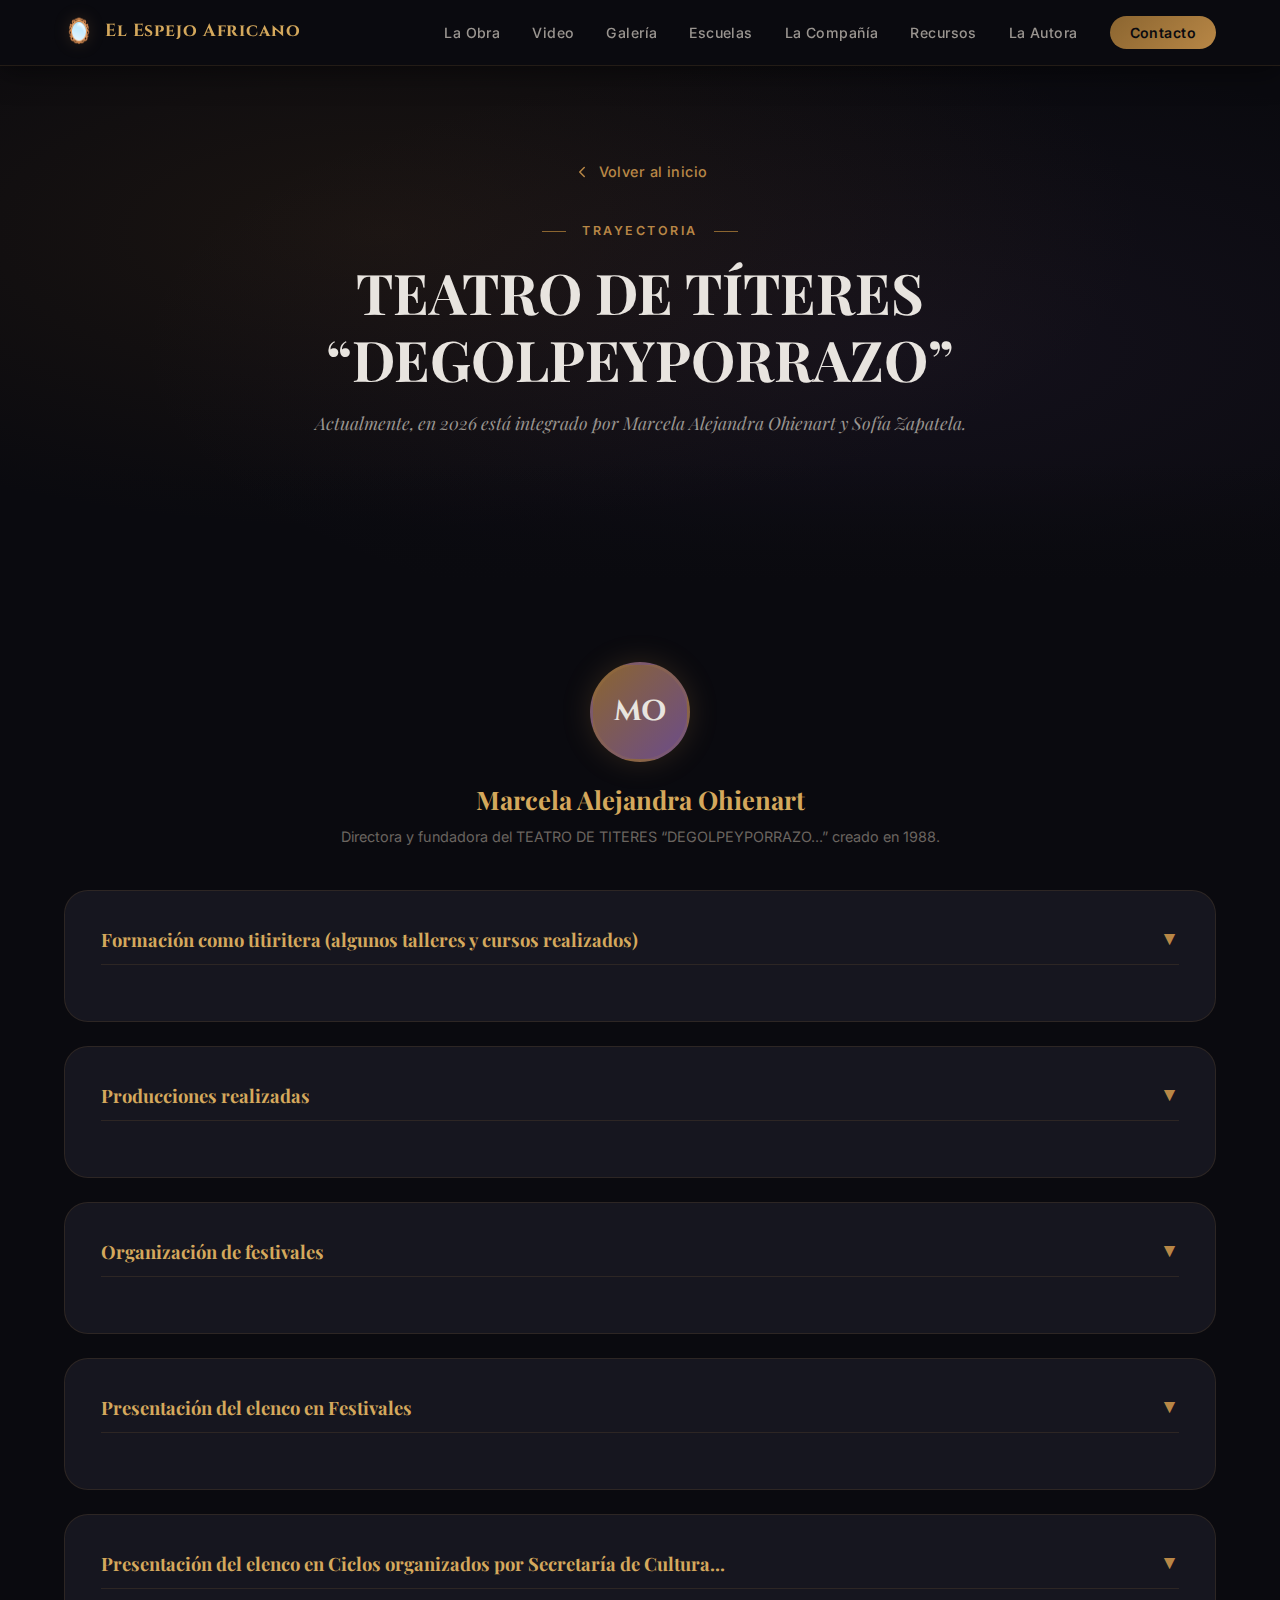
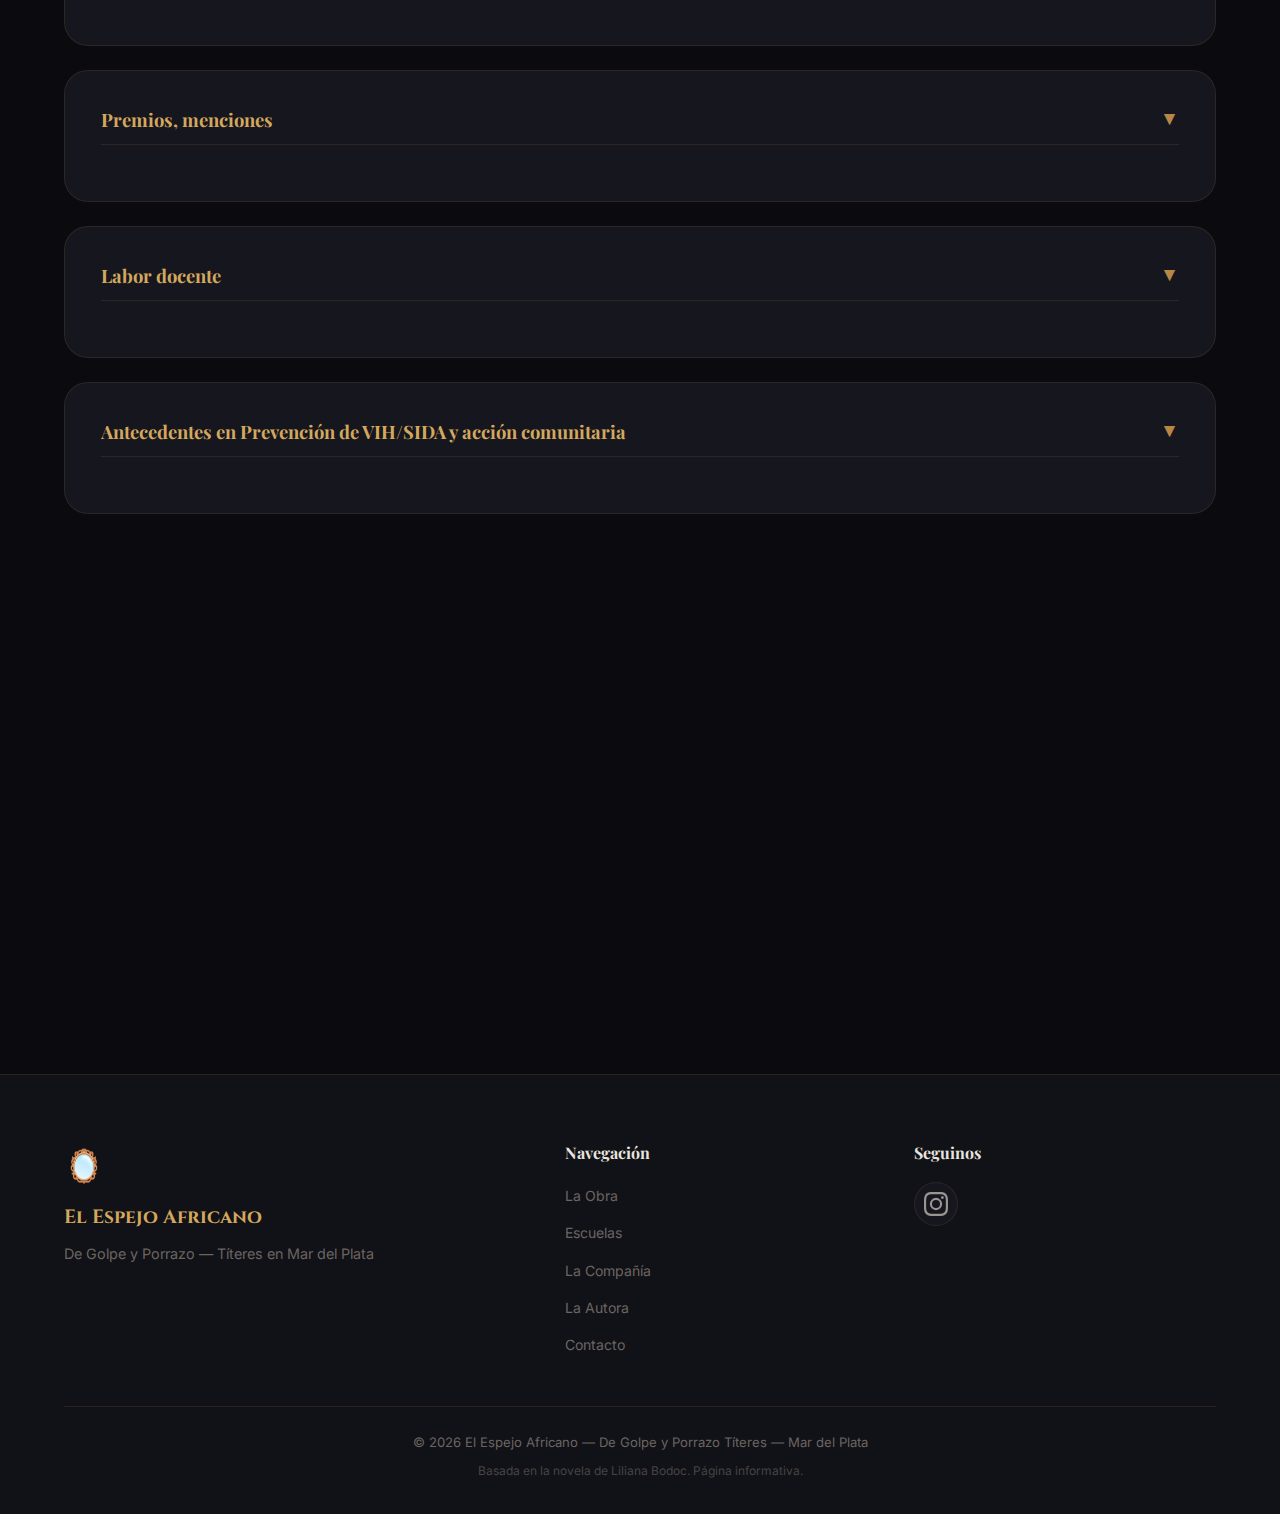
<file: trayectoria.html>
<!DOCTYPE html>
<html lang="es">

<head>
    <meta charset="UTF-8">
    <meta name="viewport" content="width=device-width, initial-scale=1.0">
    <meta name="theme-color" content="#0a0a0f">
    <title>Trayectoria — De Golpe y Porrazo | Títeres en Mar del Plata</title>
    <link rel="icon" type="image/png" href="assets/logo.png">
    <link rel="apple-touch-icon" href="assets/logo.png">
    <link rel="preconnect" href="https://fonts.googleapis.com">
    <link rel="preconnect" href="https://fonts.gstatic.com" crossorigin>
    <link rel="preload" as="style"
        href="https://fonts.googleapis.com/css2?family=Playfair+Display:ital,wght@0,400;0,700;0,900;1,400&family=Inter:wght@300;400;500;600;700&family=Cinzel:wght@400;700;900&display=swap">
    <link
        href="https://fonts.googleapis.com/css2?family=Playfair+Display:ital,wght@0,400;0,700;0,900;1,400&family=Inter:wght@300;400;500;600;700&family=Cinzel:wght@400;700;900&display=swap"
        rel="stylesheet">
    <link rel="stylesheet" href="style.css">
</head>

<body>

    <!-- ======= NAVIGATION ======= -->
    <nav class="navbar scrolled" id="navbar">
        <div class="nav-container">
            <a href="index.html#hero" class="nav-logo">
                <span class="logo-icon">🪞</span>
                <span class="logo-text">El Espejo Africano</span>
            </a>
            <button class="nav-toggle" id="navToggle" aria-label="Menú">
                <span></span><span></span><span></span>
            </button>
            <ul class="nav-links" id="navLinks">
                <li><a href="index.html#sinopsis">La Obra</a></li>
                <li><a href="index.html#video">Video</a></li>
                <li><a href="index.html#galeria">Galería</a></li>
                <li><a href="index.html#escuelas">Escuelas</a></li>
                <li><a href="index.html#compania">La Compañía</a></li>
                <li><a href="index.html#descubri">Recursos</a></li>
                <li><a href="index.html#autora">La Autora</a></li>
                <li><a href="index.html#contacto" class="nav-cta">Contacto</a></li>
            </ul>
        </div>
    </nav>

    <!-- ======= HERO ======= -->
    <section class="subpage-hero">
        <div class="container">
            <a href="index.html#compania" class="back-link">
                <svg viewBox="0 0 24 24" fill="none" stroke="currentColor" stroke-width="2" stroke-linecap="round"
                    stroke-linejoin="round">
                    <polyline points="15 18 9 12 15 6"></polyline>
                </svg>
                Volver al inicio
            </a>
            <div class="section-header">
                <span class="section-tag">Trayectoria</span>
                <h2 class="section-title">TEATRO DE TÍTERES “DEGOLPEYPORRAZO”</h2>
                <p class="subpage-subtitle">Actualmente, en 2026 está integrado por Marcela Alejandra Ohienart y Sofía
                    Zapatela.
                </p>
            </div>
        </div>
    </section>

    <!-- ======= CURRÍCULUM ======= -->
    <section class="subpage-section">
        <div class="container">
            <!-- MARCELA OHIENART -->
            <div class="cv-section reveal">
                <div class="cv-header">
                    <div class="cv-avatar"><span>MO</span></div>
                    <h3>Marcela Alejandra Ohienart</h3>
                    <p class="cv-role">Directora y fundadora del TEATRO DE TITERES “DEGOLPEYPORRAZO...” creado en 1988.
                    </p>
                </div>

                <div class="cv-block">
                    <button class="cv-collapsible-toggle" aria-expanded="false" onclick="toggleCV(this)">
                        <h4>Formación como titiritera (algunos talleres y cursos realizados)</h4>
                        <span class="toggle-icon">▼</span>
                    </button>
                    <div class="cv-collapsible-content">
                        <ul class="cv-list">
                            <li>Desde 1984 a 1987 integrando el taller de títeres “Los Gullis”</li>
                            <li>1986 -Curso en la Escuela de Titiriteros de Mar del Plata</li>
                            <li>1986, 1987, 1988 - Manipulación: talleres con Héctor Di Mauro, Matías Rodríguez</li>
                            <li>1989 - Creación y puesta en escena: con Carlos Martínez (Beca otorgada por el Fondo
                                Nacional de las artes y realizada en la Universidad del Salvador).</li>
                            <li>1990 - Asistencia al curso de Títeres y Video desarrollado en la Universidad de La Plata
                            </li>
                            <li>1990 - Talleres de Teatro en Conservatorio de Arte Dramático, Taller de Teatro
                                Experimental, a cargo de Inés Citrinosky (Ciudad de Buenos Aires)</li>
                            <li>1990 - Talleres de Práctica y Reflexión sobre el arte en la escuela, María Teresa del
                                Corral, Carlos Martinez y Hebe Solves</li>
                            <li>1990 - Educación de la voz: con el profesor Carlos De Martino.</li>
                            <li>1992 - Dramaturgia. Con Roberto Espina.</li>
                            <li>1999 - Construcción de Títeres Gigantes, por Marcelo Fernández</li>
                            <li>2004 - Seminario Intensivo dictado por Ricardo Bartis</li>
                            <li>2005 - Curso “El objeto en función dramática”, dictado por Ana Alvarado del Periférico
                                de Objetos.</li>
                            <li>2005 - Entrenamiento corporal dictado por Natalia Marces</li>
                            <li>2006 – Entrenamiento actoral dictado por Rubén Fernandez en Festival de Titiriteros de
                                Bariloche</li>
                            <li>2006 – Tallado en goma espuma dictado por Marcelo Fernandez en Festival de Titiriteros
                                de Bariloche</li>
                            <li>2006 – Taller de marionetas a cargo de Claudia Gomez en 1º Encuentro Nacional de
                                Titiriteras</li>
                            <li>2007 - Taller de sombras dictado en Universidad de Tandil</li>
                            <li>2013 – Manipulación de Títeres de mesa con Paula Vidal</li>
                        </ul>
                    </div>
                </div>

                <div class="cv-block">
                    <button class="cv-collapsible-toggle" aria-expanded="false" onclick="toggleCV(this)">
                        <h4>Producciones realizadas</h4>
                        <span class="toggle-icon">▼</span>
                    </button>
                    <div class="cv-collapsible-content">
                        <ul class="cv-list">
                            <li>2012 “El espejo africano” adaptación de la novela de Liliana Bodoc</li>
                            <li>2010 “Las Mascotas de Matías” de Marcela Ohienart</li>
                            <li>2008 “El Despeinado” de Sergio Zapatela</li>
                            <li>2005 “Silencio SIDA” de Sergio Zapatela</li>
                            <li>2002 “Pepe el marinero” de Roberto Espina</li>
                            <li>1990 “Ausencias” de Marcela Ohienart</li>
                            <li>1988 “Los Señores del Gas” de Marcela Ohienart</li>
                            <li>1986 “Pantomima de Los Duendes” de Marcela Ohienart</li>
                        </ul>
                    </div>
                </div>

                <div class="cv-block">
                    <button class="cv-collapsible-toggle" aria-expanded="false" onclick="toggleCV(this)">
                        <h4>Organización de festivales</h4>
                        <span class="toggle-icon">▼</span>
                    </button>
                    <div class="cv-collapsible-content">
                        <ul class="cv-list">
                            <li>4° Festival de Títeres y Animación Escénica Mar del Plata Sur – junio 2012</li>
                            <li>2° Festival de Títeres pequeño formato en Lobería –Pcia. De Buenos Aires Julio 2011</li>
                            <li>3° Festival de Títeres y Animación escénica Mar del Plata Sur – junio 2011</li>
                            <li>2° Festival de Títeres y Animación escénica Mar del Plata Sur – 6 al 13 junio 2010</li>
                            <li>1° Festival Nacional de Títeres Mar del Plata sur- Mayo 2009</li>
                            <li>2° Festival Nacional de Títeres en Benito Juarez –Pcia. De Buenos Aires Julio/agosto
                                2008</li>
                            <li>1ª Festival Nacional de Títeres en Lobería –Pcia. De Buenos Aires Julio 2008</li>
                            <li>1° Festival de Animación escénica en Olavarría-Festival de títeres TOA mayo 2008</li>
                            <li>1ª Festival Nacional de Títeres en Benito Juarez –Pcia. De Buenos Aires Julio/agosto
                                2007</li>
                            <li>1º Festival Nacional de Teatro de Títeres de verano– Mar del Plata 2006</li>
                            <li>Festivales de Títeres de Mar del Plata que promovieron el movimiento titiritero en 1986
                                y 1987.</li>
                        </ul>
                    </div>
                </div>

                <div class="cv-block">
                    <button class="cv-collapsible-toggle" aria-expanded="false" onclick="toggleCV(this)">
                        <h4>Presentación del elenco en Festivales</h4>
                        <span class="toggle-icon">▼</span>
                    </button>
                    <div class="cv-collapsible-content">
                        <ul class="cv-list">
                            <li>7° Festival Mágico Chiloé. Isla grande de Chiloé, Chile. Mayo 2015</li>
                            <li>1° Festival de títeres Javier Villafañe en Godoy Cruz. Mendoza, 7 al 12 de septiembre
                                2014</li>
                            <li>XIII festival Los títeres del mundo vacacionan en Traslasierra, Festival en Villa
                                General Belgrano y Alta Gracia.Córdoba febrero 2014</li>
                            <li>12° Festival de Títeres Barrilete – San Francisco, Córdoba octubre 2013</li>
                            <li>6° FITICH 2012 – ISLA DE CHILOE – CHILE- septiembre 2012</li>
                            <li>12° Festival lationamericano de títeres Tatá Pirirí – Eldorado – Misiones 16 al 20 junio
                                2010</li>
                            <li>17° Festival de Títeres del Norte de Santa Fe – mayo 2010</li>
                            <li>17° Festival Internacional de Títeres del Golfo Azul – enero 2010</li>
                            <li>4to.- Festival Ojo al Títere. Salta, septiembre de 2008</li>
                            <li>Festival de Títeres en Quilmes – mayo 2008</li>
                            <li>Festival Provincial de Títeres 2007 de la Comedia de la Pcia. De Buenos Aires</li>
                            <li>5º Festival de Títeres y golondrinas en Río Cuarto, Cordoba – octubre 2007</li>
                            <li>5º Festival Nacional de Tandil, julio 2007</li>
                            <li>1º Festival Nacional en B. Juarez agosto 2007</li>
                            <li>Fiesta del Títere en Azul, mayo 2007</li>
                            <li>Festival de verano en Mina Clavero, Córdoba – febrero 2007</li>
                            <li>1º Encuentro Nacional de titiriteras en Mendoza – octubre 2006</li>
                            <li>III Fiesta Nacional del Títere en Neuquén y Rio Negro- septiembre 2006</li>
                            <li>IV Festival de títeres de Tandil – Julio 2006</li>
                            <li>Festival de Titiriteros Andariegos en Bariloche-mayo 2006</li>
                            <li>Festival Internacional de Títeres del Golfo Azul – Las Grutas - y Viedma. 2005</li>
                            <li>Festivales Internacionales de Mar del Plata -2006- 2005- 2004 – 2003 – 2000 – 1999 –
                                1991</li>
                            <li>Festival Teatro Niño organizado por ATTRA 2004 and 2005</li>
                            <li>Festivales Nacionales de Mendoza (Alvear, San Rafael, Malargüe) 2004</li>
                            <li>Encuentro Provincial de Teatro para niños, organizado por Comedia de Pcia. de Bs. As.
                                Octubre 2004</li>
                            <li>Encuentro Regional de Teatro para niños, organizado por Comedia de la Pcia. de Bs. As.
                                Agosto 2004</li>
                            <li>Festival internacional de La Plata 2004</li>
                            <li>Festival en Azul, Pcia. De Bs As- 2004</li>
                            <li>Encuentro Regional de Teatro para niños, organizado por Comedia Pcia. De Bs. As. 2003
                            </li>
                            <li>6º Festival de Titiriteros en Bariloche.1999</li>
                            <li>Encuentro de Títeres y Titiriteros en Allen, Río Negro. en 1993</li>
                            <li>Festival Internacional de Títeres en Villa Victoria Ocampo en Mar del Plata. 1992</li>
                            <li>Festival Internacional de Títeres en San Fernando, Chile.1992</li>
                            <li>Encuentro Nacional de Rosario 1991</li>
                            <li>XVI Encuentro Nacional y Latinoamericano en Salta 1991</li>
                            <li>Vº Encuentro Nacional de Escuelas y Talleres de Títeres realizado en Santa Rosa, La
                                Pampa.1991</li>
                            <li>IV Encuentro Provincial de Titiriteros en la ciudad de La Plata.1989</li>
                        </ul>
                    </div>
                </div>

                <div class="cv-block">
                    <button class="cv-collapsible-toggle" aria-expanded="false" onclick="toggleCV(this)">
                        <h4>Presentación del elenco en Ciclos organizados por Secretaría de Cultura...</h4>
                        <span class="toggle-icon">▼</span>
                    </button>
                    <div class="cv-collapsible-content">
                        <p class="cv-role">Desde 1986, en Secretaría de Cultura de la Municipalidad de Gral. Pueyrredón.
                        </p>
                    </div>
                </div>

                <div class="cv-block">
                    <button class="cv-collapsible-toggle" aria-expanded="false" onclick="toggleCV(this)">
                        <h4>Premios, menciones </h4>
                        <span class="toggle-icon">▼</span>
                    </button>
                    <div class="cv-collapsible-content">
                        <ul class="cv-list">
                            <li>2010 -Premio Municipal a la producción artística, obra “Un buen Programa” De autoría
                                propia</li>
                            <li>1º Mención (2do premio) al espectáculo Pepe el marinero, en Festival Provincial de
                                Títeres 2007 de la Comedia de la Pcia. De Buenos Aires</li>
                            <li>Pepe el marinero, Espectáculo ganador del Certamen Regional de Teatro para niños 2004
                                organizado por la Comedia de la Pcia. De Bs. As., en el rubro Títeres</li>
                            <li>Obtención de la “1ra Mención” en el Certamen Regional de Teatro Para Niños organizado
                                por la Comedia de Buenos Aires año 2003</li>
                        </ul>
                    </div>
                </div>

                <div class="cv-block">
                    <button class="cv-collapsible-toggle" aria-expanded="false" onclick="toggleCV(this)">
                        <h4>Labor docente</h4>
                        <span class="toggle-icon">▼</span>
                    </button>
                    <div class="cv-collapsible-content">
                        <ul class="cv-list">
                            <li>En el marco del 5º Festival de Tandil, taller de iniciación dirigido a público general,
                                auspiciado por la Universidad Nacional del Centro.</li>
                            <li>Participación como tallerista en el III Seminario organizado por el ISFD Almafuerte del
                                distrito de Gral. Pueyrredón, sobre identidad, cultura y educación: El aprovechamiento
                                didáctico del patrimonio cultural local en comunidades socialmente desfavorecidas.</li>
                            <li>Coordinación de talleres en sociedades de fomento,organizados por la Secretaría de
                                Educación y Cultura de la Municipalidad de Gral. Pueyrredón.</li>
                            <li>Desempeño como profesora de talleres de títeres en el ISFD Nº19 de Mar del Plata desde
                                1993 a 1995.</li>
                            <li>Realización de talleres en distintas localidades de la Pcia. de Buenos Aires</li>
                        </ul>
                    </div>
                </div>

                <div class="cv-block">
                    <button class="cv-collapsible-toggle" aria-expanded="false" onclick="toggleCV(this)">
                        <h4>Antecedentes en Prevención de VIH/SIDA y acción comunitaria</h4>
                        <span class="toggle-icon">▼</span>
                    </button>
                    <div class="cv-collapsible-content">
                        <ul class="cv-list">
                            <li><strong>Como grupo:</strong> Montaje de la Obra “Silencio SIDA”, subsidiada por el
                                Instituto Nacional del Teatro y estrenada en 2005, con presentaciones en colegios y
                                sociedades de fomento.</li>
                            <li>Presentación en cierre de la Semana del compromiso social frente a las drogas,
                                organizado por Subsecretaría de atención a las adicciones- 2004</li>
                            <li><strong>Como Asociación que deriva del grupo:</strong></li>
                            <li>Títeres Crear es Prevenir, Py 200-022, 2º Convocatoria- Fondo Mundial 2004/2005</li>
                            <li>Títeres Crear es Prevenir Continuación 2005</li>
                            <li>CUIDarte – Campaña de Verano 2005 – Fondo Mundial</li>
                            <li>Co-Coordinadora de Talleres Vivenciales, “Títeres Crear es Prevenir” 2005</li>
                            <li>Co-Coordinadora de Talleres de Formación de Promotores, Títeres Crear es Prevenir”2005
                            </li>
                            <li>Curso de Orientadores, Nexo AC, 2005.</li>
                            <li>Presentación en Feria del Desarrollo del Cono Sur, organizada por Banco Mundial, del
                                proyecto “Herramientas para una conciencia cívica creativa” 2005</li>
                        </ul>
                    </div>
                </div>
            </div>

            <!-- SOFÍA ZAPATELA -->
            <div class="cv-section reveal" style="--delay: 0.2s">
                <div class="cv-header">
                    <div class="cv-avatar"><span>SZ</span></div>
                    <h3>Sofía Zapatela</h3>
                    <p class="cv-role">Titiritera y Actriz — desde 2016</p>
                </div>

                <div class="cv-block">
                    <button class="cv-collapsible-toggle" aria-expanded="false" onclick="toggleCV(this)">
                        <h4>Trayectoria</h4>
                        <span class="toggle-icon">▼</span>
                    </button>
                    <div class="cv-collapsible-content">
                        <ul class="cv-list">
                            <li>A los 18 años, se incorpora al Teatro de Títeres “Degolpeyporrazo…” en el año 2016,
                                participando en el reestreno de la obra “El espejo africano”.</li>
                            <li>Su formación en teatro comienza a los 12 años asistiendo durante tres años a los
                                talleres
                                dictados por el actor y profesor de teatro Juan Ruiz, con quién también tomó clases de
                                Stand
                                Up.</li>
                            <li>Cursó sus estudios secundarios en la escuela con Orientación en Arte Dramático, Colinas
                                de
                                Peralta Ramos.</li>
                            <li>Hija de Marcela Ohienart, se vincula con el teatro de títeres desde sus primeros años, y
                                de
                                ella recibe la formación y transmisión del oficio para desempeñarse en esta obra.</li>
                        </ul>
                    </div>
                </div>
            </div>
        </div>
    </section>


    <!-- ======= FOOTER ======= -->
    <footer class="footer">
        <div class="container">
            <div class="footer-content">
                <div class="footer-brand">
                    <span class="footer-logo">🪞</span>
                    <h3>El Espejo Africano</h3>
                    <p>De Golpe y Porrazo — Títeres en Mar del Plata</p>
                </div>
                <div class="footer-links">
                    <h4>Navegación</h4>
                    <ul>
                        <li><a href="index.html#sinopsis">La Obra</a></li>
                        <li><a href="index.html#escuelas">Escuelas</a></li>
                        <li><a href="index.html#compania">La Compañía</a></li>
                        <li><a href="index.html#autora">La Autora</a></li>
                        <li><a href="index.html#contacto">Contacto</a></li>
                    </ul>
                </div>
                <div class="footer-social">
                    <h4>Seguinos</h4>
                    <div class="social-links">
                        <a href="https://www.instagram.com/espejoafricanotiteres/" target="_blank"
                            rel="noopener noreferrer" aria-label="Instagram">
                            <svg viewBox="0 0 24 24" fill="currentColor" width="24" height="24">
                                <path
                                    d="M12 2.163c3.204 0 3.584.012 4.85.07 3.252.148 4.771 1.691 4.919 4.919.058 1.265.069 1.645.069 4.849 0 3.205-.012 3.584-.069 4.849-.149 3.225-1.664 4.771-4.919 4.919-1.266.058-1.644.07-4.85.07-3.204 0-3.584-.012-4.849-.07-3.26-.149-4.771-1.699-4.919-4.92-.058-1.265-.07-1.644-.07-4.849 0-3.204.013-3.583.07-4.849.149-3.227 1.664-4.771 4.919-4.919 1.266-.057 1.645-.069 4.849-.069zM12 0C8.741 0 8.333.014 7.053.072 2.695.272.273 2.69.073 7.052.014 8.333 0 8.741 0 12c0 3.259.014 3.668.072 4.948.2 4.358 2.618 6.78 6.98 6.98C8.333 23.986 8.741 24 12 24c3.259 0 3.668-.014 4.948-.072 4.354-.2 6.782-2.618 6.979-6.98.059-1.28.073-1.689.073-4.948 0-3.259-.014-3.667-.072-4.947-.196-4.354-2.617-6.78-6.979-6.98C15.668.014 15.259 0 12 0zm0 5.838a6.162 6.162 0 100 12.324 6.162 6.162 0 000-12.324zM12 16a4 4 0 110-8 4 4 0 010 8zm6.406-11.845a1.44 1.44 0 100 2.881 1.44 1.44 0 000-2.881z" />
                            </svg>
                        </a>
                    </div>
                </div>
            </div>
            <div class="footer-bottom">
                <p>&copy; 2026 El Espejo Africano — De Golpe y Porrazo Títeres — Mar del Plata</p>
                <p class="footer-note">Basada en la novela de Liliana Bodoc. Página informativa.</p>
            </div>
        </div>
    </footer>

    <script>
        // Mobile nav toggle
        const navToggle = document.getElementById('navToggle');
        const navLinks = document.getElementById('navLinks');
        const navbar = document.getElementById('navbar');
        navToggle.addEventListener('click', () => {
            navToggle.classList.toggle('active');
            navLinks.classList.toggle('open');
            navbar.classList.toggle('menu-open');
            document.body.style.overflow = navLinks.classList.contains('open') ? 'hidden' : '';
        });
        navLinks.querySelectorAll('a').forEach(link => {
            link.addEventListener('click', () => {
                navToggle.classList.remove('active');
                navLinks.classList.remove('open');
                document.body.style.overflow = '';
            });
        });

        // Scroll reveal
        const revealElements = document.querySelectorAll('.reveal');
        const revealObserver = new IntersectionObserver((entries) => {
            entries.forEach(entry => {
                if (entry.isIntersecting) {
                    entry.target.classList.add('visible');
                    revealObserver.unobserve(entry.target);
                }
            });
        }, { threshold: 0.1, rootMargin: '0px 0px -20px 0px' });
        revealElements.forEach(el => revealObserver.observe(el));

        // Fallback for reveal (if IntersectionObserver doesn't trigger in 2s)
        setTimeout(() => {
            document.querySelectorAll('.reveal:not(.visible)').forEach(el => el.classList.add('visible'));
        }, 2000);

        // CV collapsible sections
        function toggleCV(button) {
            const content = button.nextElementSibling;
            const isExpanded = button.getAttribute('aria-expanded') === 'true';
            button.setAttribute('aria-expanded', !isExpanded);
            content.classList.toggle('expanded');
        }
    </script>
</body>

</html>
</file>
<file: style.css>
/* ==============================
   EL ESPEJO AFRICANO — Landing Page
   Premium Design System
   ============================== */

/* --- Custom Properties --- */
:root {
    --color-bg: #0a0a0f;
    --color-bg-alt: #111118;
    --color-bg-card: #16161f;
    --color-bg-card-hover: #1e1e2a;
    --color-surface: #1c1c28;
    --color-border: rgba(184, 135, 70, 0.15);
    --color-border-hover: rgba(184, 135, 70, 0.35);

    --color-gold: #b88746;
    --color-gold-light: #d4a85c;
    --color-gold-dark: #8b6530;
    --color-gold-glow: rgba(184, 135, 70, 0.2);

    --color-text: #e8e4df;
    --color-text-muted: #9a9590;
    --color-text-dim: #6b6560;

    --color-accent-warm: #c45d3e;
    --color-accent-purple: #6b4c8a;
    --color-accent-teal: #2a7a6e;

    --font-display: 'Cinzel', serif;
    --font-heading: 'Playfair Display', 'Georgia', serif;
    --font-body: 'Inter', -apple-system, BlinkMacSystemFont, sans-serif;

    --radius-sm: 8px;
    --radius-md: 16px;
    --radius-lg: 24px;
    --radius-xl: 32px;

    --shadow-sm: 0 2px 8px rgba(0, 0, 0, 0.3);
    --shadow-md: 0 8px 32px rgba(0, 0, 0, 0.4);
    --shadow-lg: 0 16px 64px rgba(0, 0, 0, 0.5);
    --shadow-gold: 0 0 40px rgba(184, 135, 70, 0.15);

    --transition: 0.3s cubic-bezier(0.4, 0, 0.2, 1);
    --transition-slow: 0.6s cubic-bezier(0.4, 0, 0.2, 1);
}

/* --- Reset & Base --- */
*,
*::before,
*::after {
    margin: 0;
    padding: 0;
    box-sizing: border-box;
}

html {
    scroll-behavior: smooth;
    scroll-padding-top: 80px;
}

body {
    font-family: var(--font-body);
    background: var(--color-bg);
    color: var(--color-text);
    line-height: 1.7;
    overflow-x: hidden;
    -webkit-font-smoothing: antialiased;
    /* System Emoji Font Stack for better cross-device compatibility */
    font-family: 'Inter', -apple-system, BlinkMacSystemFont, "Segoe UI", Roboto, "Helvetica Neue", Arial, sans-serif, "Apple Color Emoji", "Segoe UI Emoji", "Segoe UI Symbol";
}

.icon-gold {
    color: var(--color-gold);
}

.icon-gold-light {
    color: var(--color-gold-light);
}

img {
    max-width: 100%;
    display: block;
}

a {
    text-decoration: none;
    color: inherit;
}

ul {
    list-style: none;
}

.container {
    width: 100%;
    max-width: 1200px;
    margin: 0 auto;
    padding: 0 24px;
}

/* --- NAVBAR --- */
.navbar {
    position: fixed;
    top: 0;
    left: 0;
    right: 0;
    z-index: 1000;
    padding: 16px 0;
    transition: var(--transition);
    background: transparent;
}

.navbar.scrolled,
.navbar.menu-open {
    background: #0a0a0f !important;
    /* Solid background to avoid transparency issues on mobile */
    backdrop-filter: blur(10px);
    -webkit-backdrop-filter: blur(10px);
    padding: 12px 0;
    border-bottom: 1px solid var(--color-border);
    box-shadow: 0 4px 30px rgba(0, 0, 0, 0.5);
}

.nav-container {
    max-width: 1200px;
    margin: 0 auto;
    padding: 0 24px;
    display: flex;
    align-items: center;
    justify-content: space-between;
}

.nav-logo {
    display: flex;
    align-items: center;
    gap: 10px;
    font-family: var(--font-display);
    font-weight: 700;
    font-size: 1.1rem;
    color: var(--color-gold-light);
    letter-spacing: 0.05em;
}

.logo-icon {
    font-size: 1.5rem;
    filter: drop-shadow(0 0 8px var(--color-gold-glow));
}

.nav-links {
    display: flex;
    align-items: center;
    gap: 32px;
}

.nav-links a {
    font-size: 0.88rem;
    font-weight: 500;
    color: var(--color-text-muted);
    transition: var(--transition);
    position: relative;
    letter-spacing: 0.03em;
}

.nav-links a::after {
    content: '';
    position: absolute;
    bottom: -4px;
    left: 0;
    width: 0;
    height: 2px;
    background: var(--color-gold);
    transition: var(--transition);
}

.nav-links a:hover {
    color: var(--color-gold-light);
}

.nav-links a:hover::after {
    width: 100%;
}

.nav-cta {
    background: linear-gradient(135deg, var(--color-gold-dark), var(--color-gold));
    color: var(--color-bg) !important;
    padding: 8px 20px;
    border-radius: 100px;
    font-weight: 600 !important;
}

.nav-cta::after {
    display: none !important;
}

.nav-cta:hover {
    transform: translateY(-1px);
    box-shadow: 0 4px 20px var(--color-gold-glow);
    color: var(--color-bg) !important;
}

.nav-toggle {
    display: none;
    flex-direction: column;
    gap: 5px;
    background: none;
    border: none;
    cursor: pointer;
    padding: 4px;
}

.nav-toggle span {
    width: 24px;
    height: 2px;
    background: var(--color-gold-light);
    border-radius: 2px;
    transition: var(--transition);
}

/* --- HERO --- */
.hero {
    position: relative;
    min-height: 100vh;
    display: flex;
    align-items: center;
    justify-content: center;
    overflow: hidden;
    background: radial-gradient(ellipse at 30% 40%, rgba(92, 61, 26, 0.25) 0%, transparent 60%),
        radial-gradient(ellipse at 70% 60%, rgba(107, 76, 138, 0.15) 0%, transparent 60%),
        var(--color-bg);
}

.hero-particles {
    position: absolute;
    inset: 0;
    pointer-events: none;
}

.hero-overlay {
    position: absolute;
    inset: 0;
    background: linear-gradient(180deg, transparent 0%, rgba(10, 10, 15, 0.4) 80%, var(--color-bg) 100%);
}

.hero-content {
    position: relative;
    z-index: 2;
    text-align: center;
    max-width: 800px;
    padding: 0 24px;
}

.hero-badge {
    display: inline-block;
    background: rgba(184, 135, 70, 0.12);
    border: 1px solid var(--color-border);
    padding: 8px 24px;
    border-radius: 100px;
    font-size: 0.85rem;
    font-weight: 500;
    color: var(--color-gold-light);
    margin-bottom: 32px;
    letter-spacing: 0.1em;
    text-transform: uppercase;
    animation: fadeInDown 1s ease 0.2s both;
}

.hero-title {
    font-family: var(--font-display);
    font-weight: 900;
    line-height: 1;
    margin-bottom: 28px;
}

.title-line {
    display: block;
}

.title-line-1 {
    font-size: clamp(2.8rem, 8vw, 6rem);
    color: var(--color-text);
    animation: fadeInUp 1s ease 0.4s both;
    letter-spacing: 0.08em;
}

.title-line-2 {
    font-size: clamp(3.5rem, 10vw, 8rem);
    background: linear-gradient(135deg, var(--color-gold-light), var(--color-gold), var(--color-gold-dark));
    -webkit-background-clip: text;
    background-clip: text;
    -webkit-text-fill-color: transparent;
    animation: fadeInUp 1s ease 0.6s both;
    letter-spacing: 0.05em;
}

.hero-subtitle {
    font-family: var(--font-heading);
    font-size: clamp(1rem, 2.5vw, 1.35rem);
    color: var(--color-text-muted);
    font-style: italic;
    margin-bottom: 16px;
    animation: fadeInUp 1s ease 0.8s both;
}

.hero-meta {
    font-size: 0.9rem;
    color: var(--color-text-dim);
    margin-bottom: 40px;
    animation: fadeInUp 1s ease 1s both;
}

.hero-meta strong {
    color: var(--color-gold-light);
}

.hero-ctas {
    display: flex;
    gap: 16px;
    justify-content: center;
    flex-wrap: wrap;
    animation: fadeInUp 1s ease 1.2s both;
}

/* Buttons */
.btn {
    display: inline-flex;
    align-items: center;
    justify-content: center;
    gap: 8px;
    padding: 14px 36px;
    border-radius: 100px;
    font-family: var(--font-body);
    font-weight: 600;
    font-size: 0.95rem;
    transition: var(--transition);
    cursor: pointer;
    border: none;
    letter-spacing: 0.02em;
    width: fit-content;
}

/* Center the button specifically in the Escuela section if needed */
.escuelas .btn {
    display: flex;
    margin: 32px auto 0;
}

.btn-primary {
    background: linear-gradient(135deg, var(--color-gold-dark), var(--color-gold), var(--color-gold-light));
    color: var(--color-bg);
    box-shadow: 0 4px 24px var(--color-gold-glow);
}

.btn-primary:hover {
    transform: translateY(-2px);
    box-shadow: 0 8px 40px rgba(184, 135, 70, 0.35);
}

.btn-outline {
    background: transparent;
    color: var(--color-gold-light);
    border: 1.5px solid var(--color-border-hover);
}

.btn-outline:hover {
    background: rgba(184, 135, 70, 0.08);
    border-color: var(--color-gold);
    transform: translateY(-2px);
}

/* Hero Mirror */
.hero-mirror {
    position: absolute;
    right: -40px;
    bottom: 10%;
    width: 180px;
    opacity: 0.12;
    z-index: 1;
    animation: floatMirror 6s ease-in-out infinite;
}

.hero-scroll {
    position: absolute;
    bottom: 40px;
    left: 50%;
    transform: translateX(-50%);
    z-index: 2;
    display: flex;
    flex-direction: column;
    align-items: center;
    gap: 8px;
    animation: fadeInUp 1s ease 1.5s both;
}

.hero-scroll span {
    font-size: 0.7rem;
    text-transform: uppercase;
    letter-spacing: 0.2em;
    color: var(--color-text-dim);
}

.scroll-line {
    width: 1px;
    height: 40px;
    background: linear-gradient(to bottom, var(--color-gold), transparent);
    animation: scrollPulse 2s ease-in-out infinite;
}

/* --- SECTIONS --- */
.section {
    padding: 100px 0;
    position: relative;
}

.section-header {
    text-align: center;
    margin-bottom: 64px;
}

.section-tag {
    display: inline-block;
    font-size: 0.78rem;
    font-weight: 600;
    text-transform: uppercase;
    letter-spacing: 0.2em;
    color: var(--color-gold);
    margin-bottom: 16px;
    position: relative;
    padding: 0 40px;
}

.section-tag::before,
.section-tag::after {
    content: '';
    position: absolute;
    top: 50%;
    width: 24px;
    height: 1px;
    background: var(--color-gold-dark);
}

.section-tag::before {
    left: 0;
}

.section-tag::after {
    right: 0;
}

.section-title {
    font-family: var(--font-heading);
    font-size: clamp(2rem, 4vw, 3rem);
    font-weight: 700;
    color: var(--color-text);
    line-height: 1.2;
}

/* --- SINOPSIS --- */
.sinopsis {
    background: linear-gradient(180deg, var(--color-bg) 0%, var(--color-bg-alt) 50%, var(--color-bg) 100%);
}

.sinopsis-grid {
    display: grid;
    grid-template-columns: 1.2fr 1fr;
    gap: 48px;
    align-items: start;
}

.sinopsis-main {
    background: var(--color-bg-card);
    border: 1px solid var(--color-border);
    border-radius: var(--radius-lg);
    padding: 48px;
    position: relative;
    overflow: hidden;
}

.sinopsis-main::before {
    content: '';
    position: absolute;
    top: 0;
    left: 0;
    right: 0;
    height: 3px;
    background: linear-gradient(90deg, var(--color-gold-dark), var(--color-gold), var(--color-gold-dark));
}

.sinopsis-icon {
    font-size: 3rem;
    margin-bottom: 24px;
    filter: drop-shadow(0 0 20px var(--color-gold-glow));
}

.sinopsis-intro {
    font-size: 1.1rem;
    color: var(--color-text);
    margin-bottom: 20px;
    line-height: 1.8;
}

.sinopsis-main p {
    color: var(--color-text-muted);
    margin-bottom: 16px;
    line-height: 1.8;
}

.sinopsis-main p strong {
    color: var(--color-gold-light);
}

.sinopsis-cards {
    display: flex;
    flex-direction: column;
    gap: 16px;
}

.info-card {
    background: var(--color-bg-card);
    border: 1px solid var(--color-border);
    border-radius: var(--radius-md);
    padding: 28px;
    transition: var(--transition);
    cursor: default;
}

.info-card:hover {
    background: var(--color-bg-card-hover);
    border-color: var(--color-border-hover);
    transform: translateX(8px);
    box-shadow: var(--shadow-gold);
}

.card-icon {
    font-size: 1.8rem;
    margin-bottom: 12px;
}

.info-card h3 {
    font-family: var(--font-heading);
    font-size: 1.15rem;
    color: var(--color-gold-light);
    margin-bottom: 8px;
}

.info-card p {
    font-size: 0.9rem;
    color: var(--color-text-muted);
    line-height: 1.6;
}

/* --- AUTORA --- */
.autora {
    background: var(--color-bg);
}

.autora-content {
    display: grid;
    grid-template-columns: 1fr 2fr;
    gap: 64px;
    align-items: start;
}

.portrait-frame {
    position: relative;
    border-radius: var(--radius-lg);
    overflow: hidden;
    box-shadow: var(--shadow-lg);
    border: 2px solid var(--color-border);
}

.portrait-frame::before {
    content: '';
    position: absolute;
    inset: 0;
    background: linear-gradient(135deg, rgba(184, 135, 70, 0.05), transparent);
    z-index: 1;
}

.portrait-placeholder {
    aspect-ratio: 3/4;
    background: radial-gradient(circle at center, #231911 0%, #111118 70%, #0a0a0f 100%);
    display: flex;
    flex-direction: column;
    align-items: center;
    justify-content: center;
    gap: 16px;
    position: relative;
    padding: 30px;
    text-align: center;
    transition: var(--transition);
}

.portrait-placeholder::before {
    content: '';
    position: absolute;
    inset: 12px;
    border: 1px solid var(--color-border);
    border-radius: var(--radius-md);
    pointer-events: none;
    opacity: 0.6;
}

.portrait-initial {
    font-family: var(--font-display);
    font-size: clamp(3rem, 10vw, 5rem);
    font-weight: 900;
    color: var(--color-gold);
    opacity: 0.15;
    line-height: 1;
    margin-bottom: -10px;
}

.portrait-name {
    font-family: var(--font-heading);
    font-size: clamp(1.1rem, 4vw, 1.4rem);
    color: var(--color-gold-light);
    font-style: italic;
    font-weight: 700;
    text-shadow: 0 2px 10px rgba(0, 0, 0, 0.5);
    z-index: 2;
}

.portrait-years {
    font-size: clamp(0.75rem, 3vw, 0.9rem);
    color: var(--color-text-dim);
    letter-spacing: 0.2em;
    font-weight: 500;
    z-index: 2;
}

.autora-quote {
    font-family: var(--font-heading);
    font-size: 1.4rem;
    font-style: italic;
    color: var(--color-gold-light);
    padding: 24px 32px;
    border-left: 3px solid var(--color-gold);
    margin-bottom: 32px;
    background: rgba(184, 135, 70, 0.04);
    border-radius: 0 var(--radius-md) var(--radius-md) 0;
}

.autora-bio p {
    color: var(--color-text-muted);
    margin-bottom: 16px;
    line-height: 1.8;
}

.autora-bio p strong {
    color: var(--color-text);
}

.autora-bio p em {
    color: var(--color-gold-light);
}

.autora-premios-list {
    display: flex;
    flex-wrap: wrap;
    gap: 10px;
    margin-top: 28px;
}

.premio-badge {
    background: rgba(184, 135, 70, 0.08);
    border: 1px solid var(--color-border);
    padding: 8px 18px;
    border-radius: 100px;
    font-size: 0.82rem;
    color: var(--color-gold-light);
    font-weight: 500;
}

/* --- COMPAÑÍA --- */
.compania {
    background: linear-gradient(180deg, var(--color-bg) 0%, var(--color-bg-alt) 50%, var(--color-bg) 100%);
}

.compania-content {
    display: grid;
    grid-template-columns: 1fr 2fr;
    gap: 64px;
    align-items: center;
    background: var(--color-bg-card);
    border: 1px solid var(--color-border);
    border-radius: var(--radius-xl);
    padding: 64px;
    position: relative;
    overflow: hidden;
}

.compania-content::before {
    content: '';
    position: absolute;
    top: -80px;
    right: -80px;
    width: 200px;
    height: 200px;
    background: radial-gradient(circle, var(--color-gold-glow), transparent);
    border-radius: 50%;
}

.compania-logo-area {
    text-align: center;
}

.compania-logo {
    font-size: 4rem;
    margin-bottom: 16px;
    filter: drop-shadow(0 0 15px var(--color-gold-glow));
}

.compania-logo-area h3 {
    font-family: var(--font-display);
    font-size: 1.3rem;
    color: var(--color-gold-light);
    letter-spacing: 0.08em;
}

.compania-founded {
    color: var(--color-text-dim);
    font-size: 0.85rem;
    margin-top: 8px;
}

.compania-info p {
    color: var(--color-text-muted);
    margin-bottom: 16px;
    line-height: 1.8;
}

.compania-info strong {
    color: var(--color-gold-light);
}

.compania-info em {
    color: var(--color-text);
}

/* --- ELENCO --- */
.elenco {
    background: var(--color-bg);
}

.subsection-title {
    font-family: var(--font-heading);
    font-size: 1.4rem;
    color: var(--color-gold-light);
    text-align: center;
    margin-bottom: 40px;
    position: relative;
}

.subsection-title::after {
    content: '';
    display: block;
    width: 60px;
    height: 2px;
    background: var(--color-gold-dark);
    margin: 12px auto 0;
}

.elenco-grid {
    display: grid;
    grid-template-columns: repeat(3, 1fr);
    gap: 24px;
    margin-bottom: 80px;
    max-width: 800px;
    margin-left: auto;
    margin-right: auto;
}

.actor-card {
    text-align: center;
    padding: 32px 16px;
    background: var(--color-bg-card);
    border: 1px solid var(--color-border);
    border-radius: var(--radius-lg);
    transition: var(--transition);
}

.actor-card:hover {
    transform: translateY(-8px);
    border-color: var(--color-border-hover);
    box-shadow: var(--shadow-gold);
}

.actor-avatar {
    width: 80px;
    height: 80px;
    border-radius: 50%;
    background: linear-gradient(135deg, var(--color-gold-dark), var(--color-accent-purple));
    display: flex;
    align-items: center;
    justify-content: center;
    margin: 0 auto 16px;
    border: 2px solid var(--color-border);
}

.actor-avatar span {
    font-family: var(--font-display);
    font-size: 1.3rem;
    font-weight: 700;
    color: var(--color-text);
    letter-spacing: 0.05em;
}

.actor-card h4 {
    font-family: var(--font-heading);
    font-size: 1rem;
    color: var(--color-text);
    margin-bottom: 4px;
}

.actor-card p {
    font-size: 0.82rem;
    color: var(--color-text-dim);
    text-transform: uppercase;
    letter-spacing: 0.1em;
}

.ficha-grid {
    display: grid;
    grid-template-columns: repeat(2, 1fr);
    gap: 16px;
    max-width: 900px;
    margin: 0 auto 48px;
}

.ficha-grid.mini {
    margin-top: 24px;
    margin-bottom: 0;
}

.ficha-item {
    display: flex;
    flex-direction: column;
    gap: 4px;
    padding: 20px 24px;
    background: var(--color-bg-card);
    border: 1px solid var(--color-border);
    border-radius: var(--radius-sm);
    transition: var(--transition);
}

.ficha-item:hover {
    border-color: var(--color-border-hover);
}

.ficha-role {
    font-size: 0.75rem;
    text-transform: uppercase;
    letter-spacing: 0.15em;
    color: var(--color-gold);
    font-weight: 600;
}

.ficha-name {
    font-size: 0.95rem;
    color: var(--color-text);
    font-weight: 500;
}

.produccion-alt {
    max-width: 900px;
    margin: 40px auto 0;
    padding: 40px;
    background: var(--color-surface);
    border: 1px solid var(--color-border);
    border-radius: var(--radius-lg);
}

.produccion-alt-desc {
    text-align: center;
    color: var(--color-text-muted);
    margin-bottom: 24px;
}

/* --- ESCUELAS --- */
.escuelas {
    background: var(--color-bg);
}

.escuelas-content {
    background: var(--color-bg-card);
    border: 1px solid var(--color-border);
    border-radius: var(--radius-xl);
    padding: 64px;
    position: relative;
    overflow: hidden;
}

.escuelas-content::before {
    content: '';
    position: absolute;
    top: 0;
    left: 0;
    right: 0;
    height: 3px;
    background: linear-gradient(90deg, var(--color-accent-teal), var(--color-gold), var(--color-accent-warm));
}

.escuelas-highlight {
    text-align: center;
    margin-bottom: 40px;
}

.escuelas-icon {
    font-size: 3.5rem;
    margin-bottom: 16px;
    filter: drop-shadow(0 0 20px var(--color-gold-glow));
}

.escuelas-highlight h3 {
    font-family: var(--font-heading);
    font-size: 1.6rem;
    color: var(--color-gold-light);
}

.escuelas-info p {
    color: var(--color-text-muted);
    margin-bottom: 16px;
    line-height: 1.8;
    text-align: center;
    max-width: 700px;
    margin-left: auto;
    margin-right: auto;
}

.escuelas-info p strong {
    color: var(--color-gold-light);
}

.escuelas-features {
    display: grid;
    grid-template-columns: repeat(3, 1fr);
    gap: 16px;
    margin-top: 32px;
}

.feature-item {
    display: flex;
    align-items: center;
    gap: 10px;
    padding: 14px 20px;
    background: rgba(184, 135, 70, 0.06);
    border: 1px solid var(--color-border);
    border-radius: var(--radius-sm);
    font-size: 0.9rem;
    color: var(--color-text);
    transition: var(--transition);
}

.feature-item:hover {
    border-color: var(--color-border-hover);
    background: rgba(184, 135, 70, 0.1);
}

.feature-icon {
    font-size: 1.1rem;
    flex-shrink: 0;
}

/* --- REPERTORIO / PREMIOS --- */
.repertorio {
    background: linear-gradient(180deg, var(--color-bg) 0%, var(--color-bg-alt) 50%, var(--color-bg) 100%);
}

.premios-grid {
    display: grid;
    grid-template-columns: repeat(4, 1fr);
    gap: 24px;
}

.premio-card {
    text-align: center;
    padding: 48px 32px;
    background: var(--color-bg-card);
    border: 1px solid var(--color-border);
    border-radius: var(--radius-lg);
    transition: var(--transition);
    position: relative;
    overflow: hidden;
}

.premio-card::before {
    content: '';
    position: absolute;
    top: 0;
    left: 50%;
    transform: translateX(-50%);
    width: 80px;
    height: 3px;
    background: linear-gradient(90deg, transparent, var(--color-gold), transparent);
}

.premio-card:hover {
    transform: translateY(-8px);
    border-color: var(--color-border-hover);
    box-shadow: var(--shadow-gold);
}

.premio-icon {
    font-size: 3rem;
    margin-bottom: 20px;
}

.premio-card h3 {
    font-family: var(--font-heading);
    font-size: 1.2rem;
    color: var(--color-gold-light);
    margin-bottom: 8px;
}

.premio-card p {
    color: var(--color-text-muted);
    font-size: 0.9rem;
    margin-bottom: 16px;
    line-height: 1.6;
}

.premio-year {
    display: inline-block;
    font-family: var(--font-display);
    font-size: 0.85rem;
    color: var(--color-gold);
    letter-spacing: 0.2em;
    border: 1px solid var(--color-border);
    padding: 4px 16px;
    border-radius: 100px;
}

/* --- VIDEO --- */
.video {
    background: var(--color-bg);
}

.video-wrapper {
    max-width: 900px;
    margin: 0 auto;
}

.video-container {
    position: relative;
    width: 100%;
    padding-bottom: 56.25%;
    background: var(--color-bg-card);
    border-radius: var(--radius-lg);
    overflow: hidden;
    border: 1px solid var(--color-border);
    box-shadow: var(--shadow-lg);
}

.video-container iframe {
    position: absolute;
    top: 0;
    left: 0;
    width: 100%;
    height: 100%;
    border: none;
}

.video-caption {
    text-align: center;
    margin-top: 20px;
    color: var(--color-text-dim);
    font-size: 0.9rem;
}

.video-caption strong {
    color: var(--color-text-muted);
}

/* --- GALERÍA --- */
/* Desktop Grid (Default) */
.galeria-grid {
    display: grid;
    grid-template-columns: repeat(3, 1fr);
    gap: 20px;
    max-width: 1100px;
    margin: 0 auto;
}

.galeria-item {
    position: relative;
    border-radius: var(--radius-lg);
    overflow: hidden;
    border: 1px solid var(--color-border);
    cursor: pointer;
    aspect-ratio: 3 / 4;
    transition: var(--transition);
}

.galeria-item:hover {
    transform: translateY(-6px);
    border-color: var(--color-border-hover);
    box-shadow: var(--shadow-gold);
}

.galeria-item img {
    width: 100%;
    height: 100%;
    object-fit: cover;
    transition: transform 0.5s ease;
}

.galeria-item:hover img {
    transform: scale(1.08);
}

.galeria-overlay {
    position: absolute;
    bottom: 0;
    left: 0;
    right: 0;
    padding: 20px;
    background: linear-gradient(0deg, rgba(10, 10, 15, 0.9) 0%, transparent 100%);
    opacity: 0;
    transition: opacity 0.4s ease;
}

.galeria-item:hover .galeria-overlay {
    opacity: 1;
}

.galeria-overlay span {
    font-family: var(--font-heading);
    font-size: 1rem;
    color: var(--color-gold-light);
    letter-spacing: 0.03em;
}

/* Mobile Slider (Hidden on Desktop) */
.galeria-slider-container {
    display: none;
    max-width: 1000px;
    margin: 0 auto;
    position: relative;
}

.galeria-main {
    position: relative;
    border-radius: var(--radius-xl);
    overflow: hidden;
    border: 2px solid var(--color-border);
    background: #000;
    margin-bottom: 24px;
    box-shadow: var(--shadow-lg);
}

.slider-track-container {
    overflow: hidden;
}

.slider-track {
    display: flex;
    transition: transform 0.6s cubic-bezier(0.4, 0, 0.2, 1);
}

.slider-item {
    min-width: 100%;
    position: relative;
    aspect-ratio: 3 / 4;
    display: flex;
    align-items: center;
    justify-content: center;
    overflow: hidden;
}

.slider-item img {
    width: 100%;
    height: 100%;
    object-fit: cover;
}

.slider-caption {
    position: absolute;
    bottom: 0;
    left: 0;
    right: 0;
    padding: 30px 40px;
    background: linear-gradient(0deg, rgba(10, 10, 15, 0.9) 0%, transparent 100%);
    color: var(--color-gold-light);
    font-family: var(--font-heading);
    font-size: 1.1rem;
    font-style: italic;
    transform: translateY(10px);
    opacity: 0;
    transition: var(--transition);
}

.slider-item.active .slider-caption {
    transform: translateY(0);
    opacity: 1;
}

.slider-arrow {
    position: absolute;
    top: 50%;
    transform: translateY(-50%);
    width: 56px;
    height: 56px;
    border-radius: 50%;
    background: rgba(10, 10, 15, 0.6);
    border: 1px solid var(--color-border);
    color: var(--color-gold-light);
    display: flex;
    align-items: center;
    justify-content: center;
    cursor: pointer;
    z-index: 10;
    transition: var(--transition);
    backdrop-filter: blur(8px);
}

.slider-arrow:hover {
    background: var(--color-gold);
    color: var(--color-bg);
    border-color: var(--color-gold);
}

.slider-arrow svg {
    width: 28px;
    height: 28px;
}

.slider-arrow.prev {
    left: 20px;
}

.slider-arrow.next {
    right: 20px;
}

/* Thumbnails */
.galeria-thumbnails {
    display: flex;
    gap: 12px;
    justify-content: center;
    flex-wrap: wrap;
    padding: 0 10px;
}

.thumb-item {
    width: 80px;
    height: 60px;
    border-radius: var(--radius-sm);
    overflow: hidden;
    cursor: pointer;
    border: 2px solid transparent;
    transition: var(--transition);
    opacity: 0.5;
}

.thumb-item img {
    width: 100%;
    height: 100%;
    object-fit: cover;
}

.thumb-item:hover {
    opacity: 0.8;
}

.thumb-item.active {
    opacity: 1;
    border-color: var(--color-gold);
    transform: scale(1.1);
}

@media (max-width: 768px) {
    .slider-item {
        aspect-ratio: 4 / 3;
    }

    .slider-arrow {
        width: 44px;
        height: 44px;
    }

    .slider-arrow svg {
        width: 22px;
        height: 22px;
    }

    .thumb-item {
        width: 60px;
        height: 45px;
    }

    .slider-caption {
        padding: 20px;
        font-size: 0.95rem;
    }
}

/* --- SEDES --- */
.sedes {
    background: linear-gradient(180deg, var(--color-bg) 0%, var(--color-bg-alt) 50%, var(--color-bg) 100%);
}

.sedes-intro {
    text-align: center;
    max-width: 700px;
    margin: 0 auto 48px;
    color: var(--color-text-muted);
    font-size: 1.05rem;
}

.sedes-grid {
    display: grid;
    grid-template-columns: repeat(4, 1fr);
    gap: 24px;
}

.sede-card {
    text-align: center;
    padding: 40px 24px;
    background: var(--color-bg-card);
    border: 1px solid var(--color-border);
    border-radius: var(--radius-lg);
    transition: var(--transition);
}

.sede-card:hover {
    transform: translateY(-6px);
    border-color: var(--color-border-hover);
    box-shadow: var(--shadow-gold);
}

.sede-icon {
    font-size: 2.5rem;
    margin-bottom: 16px;
}

.sede-card h3 {
    font-family: var(--font-heading);
    font-size: 1.05rem;
    color: var(--color-text);
    margin-bottom: 6px;
}

.sede-card p {
    font-size: 0.82rem;
    color: var(--color-text-dim);
    letter-spacing: 0.05em;
}

/* --- CONTACTO --- */
.contacto {
    background: var(--color-bg);
}

.contacto-intro {
    text-align: center;
    max-width: 650px;
    margin: 0 auto 48px;
    color: var(--color-text-muted);
    font-size: 1.05rem;
}

.contacto-grid {
    display: grid;
    grid-template-columns: repeat(3, 1fr);
    gap: 32px;
    max-width: 900px;
    margin: 0 auto;
}

.contacto-card {
    text-align: center;
    padding: 48px 32px;
    background: var(--color-bg-card);
    border: 1px solid var(--color-border);
    border-radius: var(--radius-lg);
    transition: var(--transition);
    cursor: pointer;
    display: flex;
    flex-direction: column;
    align-items: center;
}

.contacto-card:hover {
    transform: translateY(-8px);
    border-color: var(--color-border-hover);
    box-shadow: var(--shadow-gold);
}

.contacto-icon {
    width: 64px;
    height: 64px;
    border-radius: 50%;
    display: flex;
    align-items: center;
    justify-content: center;
    margin-bottom: 20px;
    color: white;
}

.contacto-icon.instagram {
    background: linear-gradient(135deg, #833ab4, #fd1d1d, #fcb045);
}

.contacto-icon.alternativa {
    background: linear-gradient(135deg, var(--color-gold-dark), var(--color-gold));
    color: var(--color-bg);
}

.contacto-icon.youtube {
    background: #ff0000;
}

.contacto-icon.whatsapp {
    background: linear-gradient(135deg, #25d366, #128c7e);
}

.contacto-card h3 {
    font-family: var(--font-heading);
    font-size: 1.15rem;
    color: var(--color-text);
    margin-bottom: 6px;
}

.contacto-card p {
    font-size: 0.88rem;
    color: var(--color-text-muted);
}

/* --- FOOTER --- */
.footer {
    background: var(--color-bg-alt);
    border-top: 1px solid var(--color-border);
    padding: 64px 0 32px;
}

.footer-content {
    display: grid;
    grid-template-columns: 1.5fr 1fr 1fr;
    gap: 48px;
    margin-bottom: 48px;
}

.footer-brand {
    display: flex;
    flex-direction: column;
    gap: 8px;
}

.footer-logo {
    font-size: 2rem;
}

.footer-brand h3 {
    font-family: var(--font-display);
    font-size: 1.2rem;
    color: var(--color-gold-light);
}

.footer-brand p {
    color: var(--color-text-dim);
    font-size: 0.9rem;
}

.footer-links h4,
.footer-social h4 {
    font-family: var(--font-heading);
    font-size: 1rem;
    color: var(--color-text);
    margin-bottom: 16px;
}

.footer-links ul {
    display: flex;
    flex-direction: column;
    gap: 10px;
}

.footer-links a {
    color: var(--color-text-dim);
    font-size: 0.88rem;
    transition: var(--transition);
}

.footer-links a:hover {
    color: var(--color-gold-light);
    padding-left: 6px;
}

.social-links {
    display: flex;
    gap: 16px;
}

.social-links a {
    width: 44px;
    height: 44px;
    border-radius: 50%;
    display: flex;
    align-items: center;
    justify-content: center;
    background: var(--color-bg-card);
    border: 1px solid var(--color-border);
    color: var(--color-text-muted);
    transition: var(--transition);
}

.social-links a:hover {
    background: var(--color-gold-dark);
    border-color: var(--color-gold);
    color: var(--color-bg);
    transform: translateY(-3px);
}

.footer-bottom {
    border-top: 1px solid var(--color-border);
    padding-top: 24px;
    text-align: center;
}

.footer-bottom p {
    font-size: 0.82rem;
    color: var(--color-text-dim);
}

.footer-note {
    margin-top: 8px;
    font-size: 0.75rem !important;
    color: var(--color-text-dim);
    opacity: 0.6;
}

/* --- ANIMATIONS --- */
@keyframes fadeInUp {
    from {
        opacity: 0;
        transform: translateY(30px);
    }

    to {
        opacity: 1;
        transform: translateY(0);
    }
}

@keyframes fadeInDown {
    from {
        opacity: 0;
        transform: translateY(-20px);
    }

    to {
        opacity: 1;
        transform: translateY(0);
    }
}

@keyframes floatMirror {

    0%,
    100% {
        transform: translateY(0) rotate(0deg);
    }

    50% {
        transform: translateY(-20px) rotate(3deg);
    }
}

@keyframes scrollPulse {

    0%,
    100% {
        opacity: 0.3;
        transform: scaleY(1);
    }

    50% {
        opacity: 1;
        transform: scaleY(1.2);
    }
}

@keyframes shimmer {
    0% {
        background-position: -200% 0;
    }

    100% {
        background-position: 200% 0;
    }
}

/* Reveal animation */
.reveal {
    opacity: 0;
    transform: translateY(40px);
    transition: opacity 0.8s cubic-bezier(0.4, 0, 0.2, 1),
        transform 0.8s cubic-bezier(0.4, 0, 0.2, 1);
    transition-delay: var(--delay, 0s);
}

.reveal.visible {
    opacity: 1;
    transform: translateY(0);
}

/* Particle */
.particle {
    position: absolute;
    width: 3px;
    height: 3px;
    background: var(--color-gold);
    border-radius: 50%;
    opacity: 0;
    animation: particleFloat 8s ease-in-out infinite;
}

@keyframes particleFloat {
    0% {
        opacity: 0;
        transform: translateY(100vh) scale(0);
    }

    20% {
        opacity: 0.6;
    }

    80% {
        opacity: 0.4;
    }

    100% {
        opacity: 0;
        transform: translateY(-20vh) scale(1);
    }
}

/* --- RESPONSIVE --- */
@media (max-width: 1024px) {
    .sinopsis-grid {
        grid-template-columns: 1fr;
    }

    .sinopsis-cards {
        display: grid;
        grid-template-columns: repeat(2, 1fr);
    }

    .autora-content {
        grid-template-columns: 1fr;
    }

    .autora-portrait {
        max-width: 300px;
        margin: 0 auto;
    }

    .elenco-grid {
        grid-template-columns: repeat(3, 1fr);
    }

    .escuelas-features {
        grid-template-columns: repeat(2, 1fr);
    }

    .compania-content {
        grid-template-columns: 1fr;
        padding: 48px;
    }
}

@media (max-width: 768px) {
    .section {
        padding: 72px 0;
    }

    .navbar {
        background: #0a0a0f !important;
        /* Constant background on mobile as requested */
        padding: 12px 0;
        border-bottom: 1px solid var(--color-border);
    }

    .nav-logo {
        position: relative;
        z-index: 1002;
        /* Ensure logo is above the menu overlay */
    }

    .nav-links {
        display: none;
        position: fixed;
        inset: 0;
        background: var(--color-bg);
        flex-direction: column;
        justify-content: center;
        align-items: center;
        gap: 8px;
        z-index: 1000;
        padding: 60px 40px;
        width: 100%;
        height: 100vh;
    }

    .nav-links.open {
        display: flex;
    }

    .nav-links li {
        width: auto;
        text-align: center;
    }

    .nav-links a {
        font-size: 1.1rem;
        font-weight: 500;
        color: var(--color-text-muted);
        display: block;
        padding: 12px 20px;
        border-radius: var(--radius-sm);
        transition: var(--transition);
        letter-spacing: 0.04em;
    }

    .nav-links a:hover {
        color: var(--color-gold-light);
        background: rgba(184, 135, 70, 0.08);
    }

    .nav-links a::after {
        display: none;
    }

    .nav-links .nav-cta {
        display: inline-block;
        width: auto;
        margin-top: 16px;
        font-size: 1rem;
        padding: 12px 36px;
        border-radius: 100px;
        background: linear-gradient(135deg, var(--color-gold-dark), var(--color-gold));
        color: var(--color-bg) !important;
        font-weight: 600;
    }

    .nav-toggle {
        display: flex;
        z-index: 1002;
    }

    .nav-toggle.active span:nth-child(1) {
        transform: rotate(45deg) translate(5px, 5px);
    }

    .nav-toggle.active span:nth-child(2) {
        opacity: 0;
    }

    .nav-toggle.active span:nth-child(3) {
        transform: rotate(-45deg) translate(5px, -5px);
    }

    .hero-mirror {
        display: none;
    }

    .sinopsis-main {
        padding: 32px 24px;
    }

    .sinopsis-cards {
        grid-template-columns: 1fr;
    }

    .elenco-grid {
        grid-template-columns: repeat(2, 1fr);
        gap: 16px;
    }

    .escuelas-content {
        padding: 32px 24px;
    }

    .escuelas-features {
        grid-template-columns: 1fr;
    }

    .ficha-grid {
        grid-template-columns: 1fr;
    }

    .contacto-grid {
        grid-template-columns: 1fr;
        max-width: 400px;
    }

    .footer-content {
        grid-template-columns: 1fr;
        gap: 32px;
    }

    .compania-content {
        padding: 32px 24px;
    }

    .galeria-grid {
        display: none;
    }

    .galeria-slider-container {
        display: block;
    }

    .slider-item {
        aspect-ratio: 3 / 4;
    }

    .slider-arrow {
        width: 44px;
        height: 44px;
        background: rgba(10, 10, 15, 0.8);
    }

    .slider-arrow svg {
        width: 20px;
        height: 20px;
    }

    .galeria-thumbnails {
        flex-wrap: nowrap;
        justify-content: flex-start;
        overflow-x: auto;
        padding: 10px 4px;
        gap: 10px;
        -webkit-overflow-scrolling: touch;
        scrollbar-width: none;
    }

    .galeria-thumbnails::-webkit-scrollbar {
        display: none;
    }

    .thumb-item {
        flex: 0 0 70px;
        height: 52px;
    }

    .slider-caption {
        padding: 20px;
        font-size: 0.9rem;
    }

    /* Force centering for headers and intro texts on mobile */
    .subpage-hero .section-header,
    .cv-header,
    .section-header,
    .intro-heading,
    .memoriam-section,
    .subpage-text p,
    .material-content h2,
    .material-content h3,
    .material-content>p {
        text-align: center !important;
    }

    /* CV Collapsibles in Trayectoria: Title Left, Arrow Right */
    .cv-collapsible-toggle {
        justify-content: space-between !important;
        text-align: left !important;
        display: flex !important;
    }

    /* Questions in Material: Centered alignment for the list block */
    .actividades-list ul {
        display: block;
        max-width: fit-content;
        margin-left: auto !important;
        margin-right: auto !important;
        text-align: left !important;
        padding-left: 20px !important;
    }

    /* Targeted left alignment for lists and technical data */
    .cv-collapsible-content,
    .cv-list li,
    .actividades-list,
    .actividades-list li,
    .material-questions li,
    .temas-transversales,
    .temas-transversales li {
        text-align: left !important;
    }
}

@media (max-width: 480px) {
    .container {
        padding: 0 20px;
    }

    .section {
        padding: 60px 0;
    }

    .hero-title {
        margin-bottom: 20px;
    }

    .title-line-1 {
        font-size: 2.5rem;
    }

    .title-line-2 {
        font-size: 3.2rem;
    }

    .elenco-grid {
        grid-template-columns: 1fr;
    }

    .hero-ctas {
        flex-direction: column;
        align-items: stretch;
        gap: 12px;
    }

    .btn {
        width: 100%;
        padding: 12px 24px;
        justify-content: center;
    }

    .autora-premios-list {
        flex-direction: column;
    }

    .section-title {
        font-size: 1.75rem;
    }

    .portrait-placeholder {
        padding: 40px 20px;
        aspect-ratio: auto;
        min-height: 250px;
    }

    .portrait-placeholder::before {
        inset: 10px;
    }

    .autora-quote {
        padding: 20px;
        font-size: 1.2rem;
    }

    .nav-cards-grid {
        grid-template-columns: 1fr;
    }
}

/* ==============================
   NAV CARDS — Descubrí Más
   ============================== */
.descubri-mas {
    background: var(--color-bg);
}

.nav-cards-grid {
    display: grid;
    grid-template-columns: repeat(3, 1fr);
    gap: 24px;
}

@media (max-width: 992px) {
    .nav-cards-grid {
        grid-template-columns: 1fr;
    }
}

.nav-card {
    display: flex;
    align-items: center;
    gap: 20px;
    background: var(--color-bg-card);
    border: 1px solid var(--color-border);
    border-radius: var(--radius-lg);
    padding: 32px 28px;
    transition: var(--transition);
    cursor: pointer;
    position: relative;
    overflow: hidden;
}

@media (max-width: 480px) {
    .nav-card {
        flex-direction: column;
        align-items: flex-start;
        padding: 24px;
        gap: 16px;
    }
}

.nav-card::before {
    content: '';
    position: absolute;
    top: 0;
    left: 0;
    right: 0;
    height: 3px;
    background: linear-gradient(90deg, var(--color-gold-dark), var(--color-gold), var(--color-gold-dark));
    opacity: 0;
    transition: var(--transition);
}

.nav-card:hover {
    background: var(--color-bg-card-hover);
    border-color: var(--color-border-hover);
    transform: translateY(-6px);
    box-shadow: var(--shadow-gold), var(--shadow-md);
}

.nav-card:hover::before {
    opacity: 1;
}

.nav-card-icon {
    font-size: 2.5rem;
    flex-shrink: 0;
    filter: drop-shadow(0 0 12px var(--color-gold-glow));
}

.nav-card-content {
    flex: 1;
}

.nav-card-content h3 {
    font-family: var(--font-heading);
    font-size: 1.15rem;
    color: var(--color-gold-light);
    margin-bottom: 6px;
}

.nav-card-content p {
    font-size: 0.88rem;
    color: var(--color-text-muted);
    line-height: 1.6;
}

.nav-card-arrow {
    flex-shrink: 0;
    width: 28px;
    height: 28px;
    color: var(--color-gold-dark);
    transition: var(--transition);
}

.nav-card:hover .nav-card-arrow {
    color: var(--color-gold-light);
    transform: translateX(4px);
}

.nav-card-arrow svg {
    width: 100%;
    height: 100%;
}

/* ==============================
   SUBPAGE — Shared Styles
   ============================== */

/* Subpage Hero */
.subpage-hero {
    position: relative;
    padding: 160px 0 80px;
    text-align: center;
    background: radial-gradient(ellipse at 30% 40%, rgba(92, 61, 26, 0.2) 0%, transparent 60%),
        radial-gradient(ellipse at 70% 60%, rgba(107, 76, 138, 0.1) 0%, transparent 60%),
        var(--color-bg);
    overflow: hidden;
}

.subpage-hero::after {
    content: '';
    position: absolute;
    bottom: 0;
    left: 0;
    right: 0;
    height: 120px;
    background: linear-gradient(to bottom, transparent, var(--color-bg));
}

.subpage-hero .container {
    position: relative;
    z-index: 2;
}

.subpage-hero .section-tag {
    animation: fadeInDown 0.8s ease both;
}

.subpage-hero .section-title {
    font-size: clamp(1.6rem, 8vw, 3.5rem);
    animation: fadeInUp 0.8s ease 0.2s both;
    word-wrap: break-word;
}

.subpage-hero .subpage-subtitle {
    font-family: var(--font-heading);
    font-size: 1.1rem;
    color: var(--color-text-muted);
    font-style: italic;
    margin-top: 16px;
    animation: fadeInUp 0.8s ease 0.4s both;
}

/* Back link */
.back-link {
    display: inline-flex;
    align-items: center;
    gap: 8px;
    color: var(--color-gold);
    font-size: 0.9rem;
    font-weight: 500;
    margin-bottom: 32px;
    transition: var(--transition);
    letter-spacing: 0.03em;
}

.back-link:hover {
    color: var(--color-gold-light);
    transform: translateX(-4px);
}

.back-link svg {
    width: 18px;
    height: 18px;
}

/* Subpage content area */
.subpage-section {
    padding: 80px 0;
}

.subpage-section:nth-child(even) {
    background: linear-gradient(180deg, var(--color-bg-alt) 0%, var(--color-bg) 100%);
}

.subpage-text {
    max-width: 800px;
    margin: 0 auto;
}

.subpage-text p {
    color: var(--color-text-muted);
    line-height: 1.9;
    margin-bottom: 20px;
    font-size: 1rem;
}

.subpage-text p strong {
    color: var(--color-gold-light);
}

.subpage-text p em {
    color: var(--color-text);
}

/* Ficha técnica card for obra page */
.ficha-tecnica-card {
    background: var(--color-bg-card);
    border: 1px solid var(--color-border);
    border-radius: var(--radius-lg);
    padding: 40px;
    margin: 40px auto;
    max-width: 700px;
    position: relative;
    overflow: hidden;
}

.ficha-tecnica-card::before {
    content: '';
    position: absolute;
    top: 0;
    left: 0;
    right: 0;
    height: 3px;
    background: linear-gradient(90deg, var(--color-gold-dark), var(--color-gold), var(--color-gold-dark));
}

.ficha-tecnica-card h3 {
    font-family: var(--font-heading);
    font-size: 1.3rem;
    color: var(--color-gold-light);
    margin-bottom: 24px;
    text-align: center;
}

.ficha-row {
    display: flex;
    justify-content: space-between;
    padding: 12px 0;
    border-bottom: 1px solid rgba(184, 135, 70, 0.08);
}

.ficha-row:last-child {
    border-bottom: none;
}

.ficha-label {
    font-weight: 600;
    color: var(--color-gold);
    font-size: 0.9rem;
    text-transform: uppercase;
    letter-spacing: 0.05em;
    flex-shrink: 0;
    min-width: 140px;
}

.ficha-value {
    color: var(--color-text-muted);
    font-size: 0.95rem;
    text-align: right;
}

/* Equipo Artístico grid */
.equipo-grid {
    display: grid;
    grid-template-columns: repeat(auto-fit, minmax(200px, 1fr));
    gap: 16px;
    margin-top: 32px;
}

@media (min-width: 1024px) {
    .equipo-grid {
        grid-template-columns: repeat(5, 1fr);
    }
}

.equipo-item {
    background: rgba(184, 135, 70, 0.05);
    border: 1px solid var(--color-border);
    border-radius: var(--radius-md);
    padding: 20px;
    text-align: center;
}

.equipo-item .equipo-role {
    font-size: 0.78rem;
    text-transform: uppercase;
    letter-spacing: 0.1em;
    color: var(--color-gold);
    margin-bottom: 6px;
}

.equipo-item .equipo-name {
    font-family: var(--font-heading);
    color: var(--color-text);
    font-size: 1rem;
}

/* Timeline */
.timeline {
    position: relative;
    max-width: 800px;
    margin: 0 auto;
    padding-left: 40px;
}

.timeline::before {
    content: '';
    position: absolute;
    left: 12px;
    top: 0;
    bottom: 0;
    width: 2px;
    background: linear-gradient(to bottom, var(--color-gold), var(--color-gold-dark), transparent);
}

.timeline-item {
    position: relative;
    margin-bottom: 40px;
    padding-left: 20px;
}

.timeline-item::before {
    content: '';
    position: absolute;
    left: -33px;
    top: 6px;
    width: 12px;
    height: 12px;
    border-radius: 50%;
    background: var(--color-gold);
    border: 3px solid var(--color-bg);
    box-shadow: 0 0 12px var(--color-gold-glow);
}

.timeline-year {
    font-family: var(--font-display);
    font-size: 1.1rem;
    color: var(--color-gold-light);
    font-weight: 700;
    margin-bottom: 8px;
}

.timeline-item p {
    color: var(--color-text-muted);
    line-height: 1.8;
    font-size: 0.95rem;
}

.timeline-item p strong {
    color: var(--color-gold-light);
}

/* In Memoriam */
.memoriam-section {
    margin-top: 80px;
    padding-top: 60px;
    border-top: 1px solid var(--color-border);
    text-align: center;
}

.memoriam-intro {
    font-style: italic;
    color: var(--color-gold-light);
    margin-bottom: 48px;
    max-width: 800px;
    margin-left: auto;
    margin-right: auto;
}

.memoriam-grid {
    display: grid;
    grid-template-columns: repeat(2, 1fr);
    gap: 32px;
    max-width: 800px;
    margin: 0 auto;
    text-align: left;
}

.memoriam-card {
    background: var(--color-bg-card);
    border: 1px solid var(--color-border);
    border-radius: var(--radius-lg);
    padding: 36px;
    text-align: center;
    position: relative;
    overflow: hidden;
}

.memoriam-card::before {
    content: '';
    position: absolute;
    top: 0;
    left: 0;
    right: 0;
    height: 3px;
    background: linear-gradient(90deg, transparent, var(--color-gold), transparent);
}

.memoriam-icon {
    font-size: 2rem;
    margin-bottom: 16px;
    opacity: 0.7;
}

.memoriam-card h4 {
    font-family: var(--font-heading);
    font-size: 1.15rem;
    color: var(--color-gold-light);
    margin-bottom: 6px;
}

.memoriam-card .memoriam-date {
    font-size: 0.82rem;
    color: var(--color-text-dim);
    margin-bottom: 12px;
}

.memoriam-card p:last-child {
    color: var(--color-text-muted);
    font-size: 0.92rem;
    line-height: 1.7;
    font-style: italic;
}

/* CV Section */
.cv-section {
    margin-bottom: 60px;
}

.cv-header {
    text-align: center;
    margin-bottom: 40px;
}

.cv-avatar {
    width: 100px;
    height: 100px;
    border-radius: 50%;
    background: linear-gradient(135deg, var(--color-gold-dark), var(--color-accent-purple));
    display: flex;
    align-items: center;
    justify-content: center;
    margin: 0 auto 16px;
    border: 3px solid var(--color-border);
    box-shadow: 0 0 30px var(--color-gold-glow);
}

.cv-avatar span {
    font-family: var(--font-display);
    font-size: 1.8rem;
    font-weight: 700;
    color: var(--color-text);
}

.cv-header h3 {
    font-family: var(--font-heading);
    font-size: 1.6rem;
    color: var(--color-gold-light);
}

.cv-header .cv-role {
    font-size: 0.9rem;
    color: var(--color-text-dim);
    margin-top: 4px;
}

.cv-block {
    background: var(--color-bg-card);
    border: 1px solid var(--color-border);
    border-radius: var(--radius-lg);
    padding: 36px;
    margin-bottom: 24px;
}

.cv-block h4 {
    font-family: var(--font-heading);
    font-size: 1.15rem;
    color: var(--color-gold-light);
    margin-bottom: 20px;
    padding-bottom: 12px;
    border-bottom: 1px solid var(--color-border);
}

.cv-list {
    list-style: none;
    padding: 0;
}

.cv-list li {
    color: var(--color-text-muted);
    font-size: 0.9rem;
    line-height: 1.7;
    padding: 6px 0;
    padding-left: 20px;
    position: relative;
}

.cv-list li::before {
    content: '';
    position: absolute;
    left: 0;
    top: 14px;
    width: 6px;
    height: 6px;
    border-radius: 50%;
    background: var(--color-gold-dark);
}

.cv-list li strong {
    color: var(--color-gold);
}

/* Collapsible CV sections */
.cv-collapsible-toggle {
    display: flex;
    align-items: center;
    justify-content: space-between;
    width: 100%;
    background: none;
    border: none;
    cursor: pointer;
    padding: 0;
    margin-bottom: 20px;
    padding-bottom: 12px;
    border-bottom: 1px solid var(--color-border);
    text-align: left;
    /* Default to left for titles */
}

.cv-collapsible-toggle h4 {
    margin: 0;
    padding: 0;
    border: none;
    font-family: var(--font-heading);
    font-size: 1.15rem;
    color: var(--color-gold-light);
}

.cv-collapsible-toggle .toggle-icon {
    color: var(--color-gold);
    font-size: 1.2rem;
    transition: var(--transition);
}

.cv-collapsible-toggle[aria-expanded="true"] .toggle-icon {
    transform: rotate(180deg);
}

.cv-collapsible-content {
    max-height: 0;
    overflow: hidden;
    transition: max-height 0.4s ease;
}

.cv-collapsible-content.expanded {
    max-height: 5000px;
}

/* Download Button */
.download-section {
    text-align: center;
    padding: 60px 0;
}

.download-card {
    background: var(--color-bg-card);
    border: 1px solid var(--color-border);
    border-radius: var(--radius-xl);
    padding: 60px 40px;
    max-width: 600px;
    margin: 0 auto;
    position: relative;
    overflow: hidden;
}

.download-card::before {
    content: '';
    position: absolute;
    inset: 0;
    background: radial-gradient(circle at 50% 0%, rgba(184, 135, 70, 0.08) 0%, transparent 60%);
    pointer-events: none;
}

.download-icon,
.download-card h3,
.download-card p,
.btn-download {
    position: relative;
    z-index: 2;
}

.download-icon {
    font-size: 3.5rem;
    margin-bottom: 20px;
    filter: drop-shadow(0 0 20px var(--color-gold-glow));
}

.download-card h3 {
    font-family: var(--font-heading);
    font-size: 1.5rem;
    color: var(--color-gold-light);
    margin-bottom: 12px;
}

.download-card p {
    color: var(--color-text-muted);
    margin-bottom: 28px;
    font-size: 0.95rem;
}

.btn-download {
    display: inline-flex;
    align-items: center;
    gap: 10px;
    padding: 16px 40px;
    background: linear-gradient(135deg, var(--color-gold-dark), var(--color-gold), var(--color-gold-light));
    color: var(--color-bg);
    font-family: var(--font-body);
    font-weight: 700;
    font-size: 1rem;
    border: none;
    border-radius: 100px;
    cursor: pointer;
    transition: var(--transition);
    box-shadow: 0 4px 24px var(--color-gold-glow);
    letter-spacing: 0.02em;
    text-decoration: none;
}

.btn-download:hover {
    transform: translateY(-3px);
    box-shadow: 0 8px 40px rgba(184, 135, 70, 0.4);
}

.btn-download svg {
    width: 20px;
    height: 20px;
}

/* Prensa Layout (obra page) */
.prensa-layout {
    display: grid;
    grid-template-columns: 1fr 1fr;
    gap: 20px;
    max-width: 1000px;
    margin: 40px auto;
}

.prensa-col-left {
    display: grid;
    grid-template-rows: 1fr 1fr;
    gap: 20px;
}

.prensa-col-right {
    display: flex;
}

.prensa-col-right .prensa-item {
    height: 100%;
    width: 100%;
}

.prensa-item {
    position: relative;
    border-radius: var(--radius-md);
    overflow: hidden;
    border: 1px solid var(--color-border);
    background: var(--color-bg-card);
    transition: var(--transition);
    cursor: zoom-in;
}

.prensa-item:hover {
    transform: translateY(-4px);
    border-color: var(--color-gold);
    box-shadow: var(--shadow-gold);
}

.prensa-item img {
    width: 100%;
    height: 100%;
    object-fit: cover;
    display: block;
}

/* Modal Zoom */
.zoom-modal {
    position: fixed;
    top: 0;
    left: 0;
    width: 100%;
    height: 100%;
    background: rgba(10, 10, 15, 0.95);
    z-index: 2000;
    display: none;
    align-items: center;
    justify-content: center;
    cursor: zoom-out;
    padding: 20px;
    opacity: 0;
    transition: opacity 0.3s ease;
}

.zoom-modal.active {
    display: flex;
    opacity: 1;
}

.zoom-modal img {
    max-width: 95%;
    max-height: 95vh;
    border-radius: var(--radius-md);
    box-shadow: 0 0 50px rgba(0, 0, 0, 0.5);
    transform: scale(0.9);
    transition: transform 0.3s ease;
}

.zoom-modal.active img {
    transform: scale(1);
}

.close-zoom {
    position: absolute;
    top: 30px;
    right: 30px;
    color: var(--color-text);
    font-size: 2.5rem;
    cursor: pointer;
    line-height: 1;
}

@media (max-width: 768px) {
    .prensa-layout {
        grid-template-columns: 1fr;
    }
}

.prensa-caption {
    padding: 16px;
    text-align: center;
}

.prensa-caption span {
    font-size: 0.88rem;
    color: var(--color-text-muted);
}

.prensa-placeholder {
    width: 100%;
    aspect-ratio: 4/3;
    background: radial-gradient(circle, #1a1a25 0%, #111118 100%);
    display: flex;
    flex-direction: column;
    align-items: center;
    justify-content: center;
    gap: 8px;
}

.prensa-placeholder .placeholder-icon {
    font-size: 2.5rem;
    opacity: 0.3;
}

.prensa-placeholder .placeholder-text {
    font-size: 0.8rem;
    color: var(--color-text-dim);
    text-transform: uppercase;
    letter-spacing: 0.1em;
}

/* Material content */
.material-content {
    max-width: 800px;
    margin: 0 auto;
}

.material-content h3 {
    font-family: var(--font-heading);
    font-size: 1.4rem;
    color: var(--color-gold-light);
    margin-top: 40px;
    margin-bottom: 16px;
}

.material-content h4 {
    font-family: var(--font-heading);
    font-size: 1.15rem;
    color: var(--color-text);
    margin-top: 28px;
    margin-bottom: 12px;
}

.material-content p {
    color: var(--color-text-muted);
    line-height: 1.9;
    margin-bottom: 16px;
}

.material-content p strong {
    color: var(--color-gold-light);
}

.actividades-list {
    list-style: none;
    padding: 0;
    margin: 20px 0;
}

.actividades-list li {
    color: var(--color-text-muted);
    line-height: 1.8;
    padding: 10px 0 10px 32px;
    position: relative;
    border-bottom: 1px solid rgba(184, 135, 70, 0.06);
}

.actividades-list li:last-child {
    border-bottom: none;
}

.actividades-list li::before {
    content: attr(data-num);
    position: absolute;
    left: 0;
    top: 10px;
    font-family: var(--font-display);
    font-size: 0.9rem;
    color: var(--color-gold);
    font-weight: 700;
}

.actividades-list li strong {
    color: var(--color-text);
}

.actividades-list ul {
    list-style-type: disc;
    margin: 12px 0 12px 20px;
    padding: 0;
}

.actividades-list ul li {
    padding: 4px 0;
    border-bottom: none;
}

.actividades-list ul li::before {
    content: none;
}

.material-questions p {
    margin-bottom: 8px;
    font-style: italic;
}

.material-contact {
    background: rgba(184, 135, 70, 0.06);
    border: 1px solid var(--color-border);
    border-radius: var(--radius-lg);
    padding: 28px;
    text-align: center;
    margin-top: 40px;
}

.material-contact p {
    margin-bottom: 8px;
}

.intro-heading {
    text-align: center;
    color: var(--color-gold);
    font-family: var(--font-heading);
    font-size: 1.2rem;
    margin-bottom: 24px;
    line-height: 1.6;
}

.section-title-small {
    text-align: center;
    font-family: var(--font-display);
    color: var(--color-gold-light);
    font-size: 1.5rem;
    margin-bottom: 32px;
    text-transform: uppercase;
    letter-spacing: 0.1em;
}

.temas-transversales {
    list-style: none;
    padding: 10px 0 0 20px;
    display: grid;
    grid-template-columns: repeat(auto-fit, minmax(200px, 1fr));
    gap: 10px;
}

.temas-transversales li {
    font-style: italic;
    color: var(--color-gold-light);
    position: relative;
    padding-left: 15px;
}

.temas-transversales li::before {
    content: '◈';
    position: absolute;
    left: 0;
    color: var(--color-gold-dark);
    font-size: 0.8rem;
}

/* Subpage responsive */
@media (max-width: 768px) {
    .subpage-hero {
        padding: 130px 0 60px;
    }

    .ficha-row {
        flex-direction: column;
        gap: 4px;
    }

    .ficha-label {
        min-width: auto;
    }

    .ficha-value {
        text-align: left;
    }

    .memoriam-grid {
        grid-template-columns: 1fr;
    }

    .cv-block {
        padding: 24px;
    }

    .download-card {
        padding: 40px 24px;
    }

    .prensa-gallery {
        grid-template-columns: 1fr;
    }

    .timeline {
        padding-left: 30px;
    }

    .timeline-item::before {
        left: -23px;
    }

    .equipo-grid {
        grid-template-columns: 1fr;
    }
}

@media (max-width: 480px) {
    .subpage-hero {
        padding: 120px 0 40px;
    }

    .ficha-tecnica-card {
        padding: 24px;
    }

    .cv-header h3 {
        font-size: 1.3rem;
    }
}
</file>
